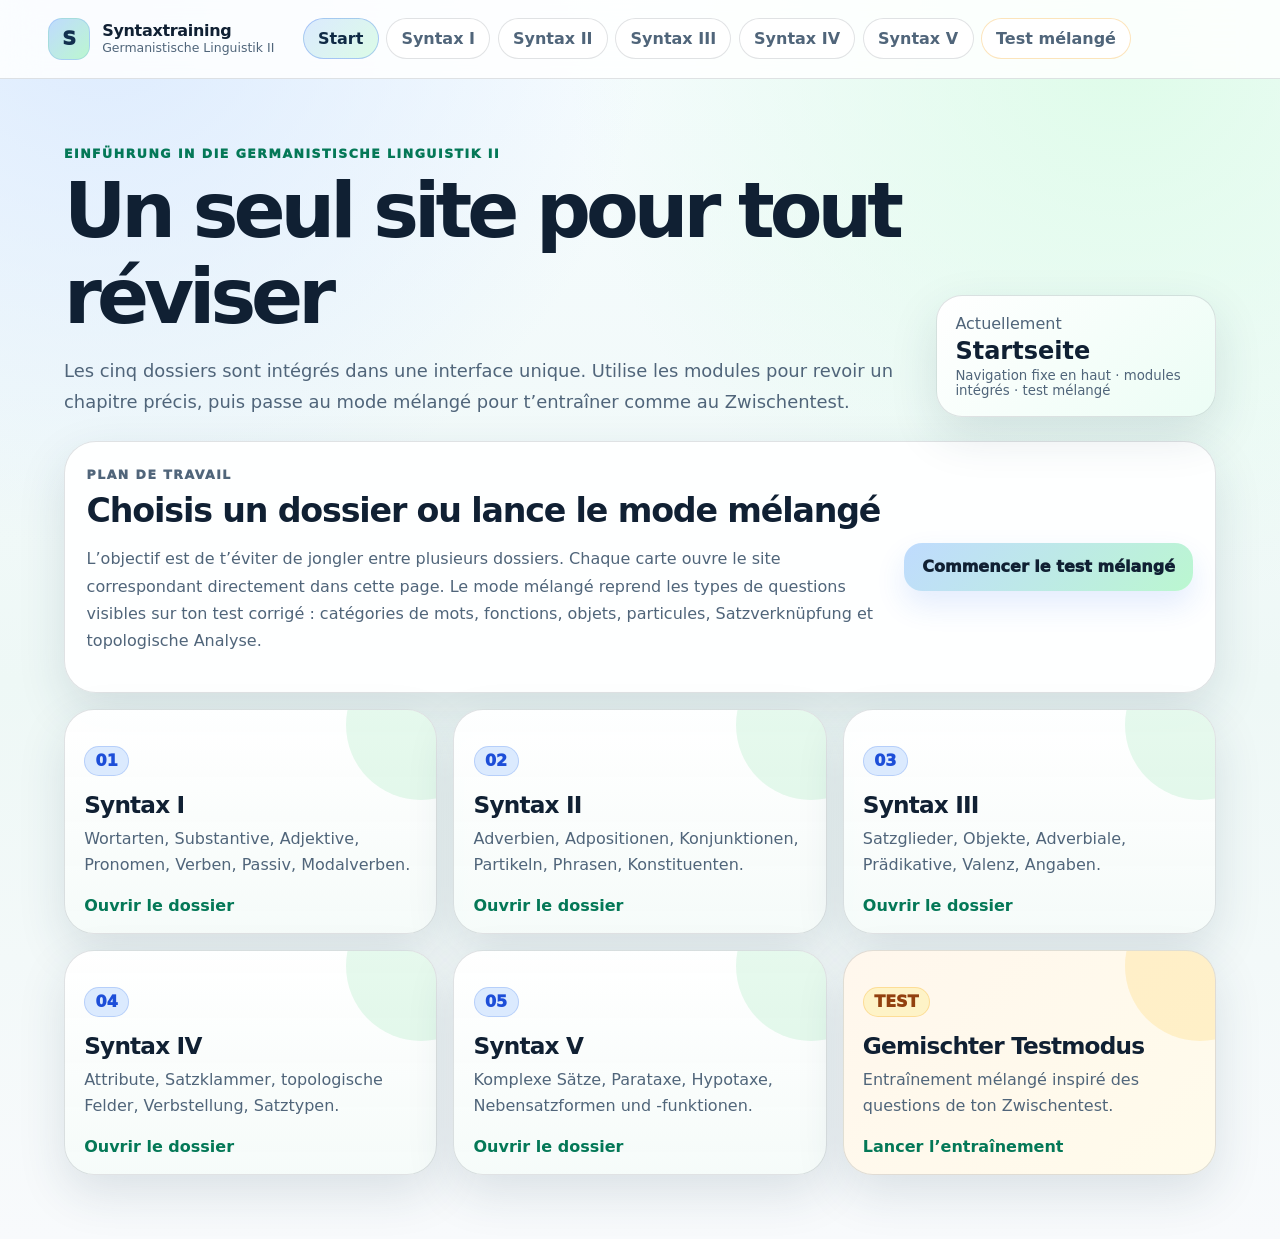
<file: index.html>
<!DOCTYPE html>
<html lang="de">
<head>
  <meta charset="UTF-8" />
  <meta name="viewport" content="width=device-width, initial-scale=1.0"/>
  <title>Syntaxtraining — Gesamtkurs</title>
  <link rel="stylesheet" href="style.css"/>
</head>
<body>
  <header class="site-header">
    <nav class="top-nav">
      <div class="brand" data-view="home">
        <span class="brand-mark">S</span>
        <div>
          <strong>Syntaxtraining</strong>
          <small>Germanistische Linguistik II</small>
        </div>
      </div>

      <div class="nav-scroll" aria-label="Navigation principale">
        <button class="nav-chip active" data-view="home">Start</button>
        <button class="nav-chip" data-view="modules/syntax_i/index.html">Syntax I</button>
        <button class="nav-chip" data-view="modules/syntax_ii/index.html">Syntax II</button>
        <button class="nav-chip" data-view="modules/syntax_iii/index.html">Syntax III</button>
        <button class="nav-chip" data-view="modules/syntax_iv/index.html">Syntax IV</button>
        <button class="nav-chip" data-view="modules/syntax_v/index.html">Syntax V</button>
        <button class="nav-chip exam" data-view="mixed.html">Test mélangé</button>
      </div>
    </nav>

    <section class="hero">
      <div>
        <p class="eyebrow">Einführung in die germanistische Linguistik II</p>
        <h1>Un seul site pour tout réviser</h1>
        <p class="subtitle">
          Les cinq dossiers sont intégrés dans une interface unique. Utilise les modules pour revoir
          un chapitre précis, puis passe au mode mélangé pour t’entraîner comme au Zwischentest.
        </p>
      </div>

      <div class="hero-card">
        <span>Actuellement</span>
        <strong id="current-mode">Startseite</strong>
        <small>Navigation fixe en haut · modules intégrés · test mélangé</small>
      </div>
    </section>
  </header>

  <main class="workspace">
    <section id="home" class="home visible">
      <article class="intro-card">
        <div>
          <p class="section-kicker">Plan de travail</p>
          <h2>Choisis un dossier ou lance le mode mélangé</h2>
          <p>
            L’objectif est de t’éviter de jongler entre plusieurs dossiers. Chaque carte ouvre le site
            correspondant directement dans cette page. Le mode mélangé reprend les types de questions
            visibles sur ton test corrigé : catégories de mots, fonctions, objets, particules,
            Satzverknüpfung et topologische Analyse.
          </p>
        </div>
        <button class="big-cta" data-view="mixed.html">Commencer le test mélangé</button>
      </article>

      <section class="module-grid">
        <button class="module-card" data-view="modules/syntax_i/index.html">
          <span class="number">01</span>
          <h3>Syntax I</h3>
          <p>Wortarten, Substantive, Adjektive, Pronomen, Verben, Passiv, Modalverben.</p>
          <em>Ouvrir le dossier</em>
        </button>

        <button class="module-card" data-view="modules/syntax_ii/index.html">
          <span class="number">02</span>
          <h3>Syntax II</h3>
          <p>Adverbien, Adpositionen, Konjunktionen, Partikeln, Phrasen, Konstituenten.</p>
          <em>Ouvrir le dossier</em>
        </button>

        <button class="module-card" data-view="modules/syntax_iii/index.html">
          <span class="number">03</span>
          <h3>Syntax III</h3>
          <p>Satzglieder, Objekte, Adverbiale, Prädikative, Valenz, Angaben.</p>
          <em>Ouvrir le dossier</em>
        </button>

        <button class="module-card" data-view="modules/syntax_iv/index.html">
          <span class="number">04</span>
          <h3>Syntax IV</h3>
          <p>Attribute, Satzklammer, topologische Felder, Verbstellung, Satztypen.</p>
          <em>Ouvrir le dossier</em>
        </button>

        <button class="module-card" data-view="modules/syntax_v/index.html">
          <span class="number">05</span>
          <h3>Syntax V</h3>
          <p>Komplexe Sätze, Parataxe, Hypotaxe, Nebensatzformen und -funktionen.</p>
          <em>Ouvrir le dossier</em>
        </button>

        <button class="module-card test-card" data-view="mixed.html">
          <span class="number">TEST</span>
          <h3>Gemischter Testmodus</h3>
          <p>Entraînement mélangé inspiré des questions de ton Zwischentest.</p>
          <em>Lancer l’entraînement</em>
        </button>
      </section>
    </section>

    <section class="viewer-shell" id="viewer-shell">
      <div class="viewer-toolbar">
        <div>
          <p class="section-kicker">Module ouvert</p>
          <h2 id="viewer-title">Syntaxtraining</h2>
        </div>
        <button class="toolbar-button" data-view="home">Retour au tableau de bord</button>
      </div>
      <iframe id="viewer" class="viewer" title="Syntaxtraining"></iframe>
    </section>
  </main>

  <script src="app.js"></script>
</body>
</html>
</file>
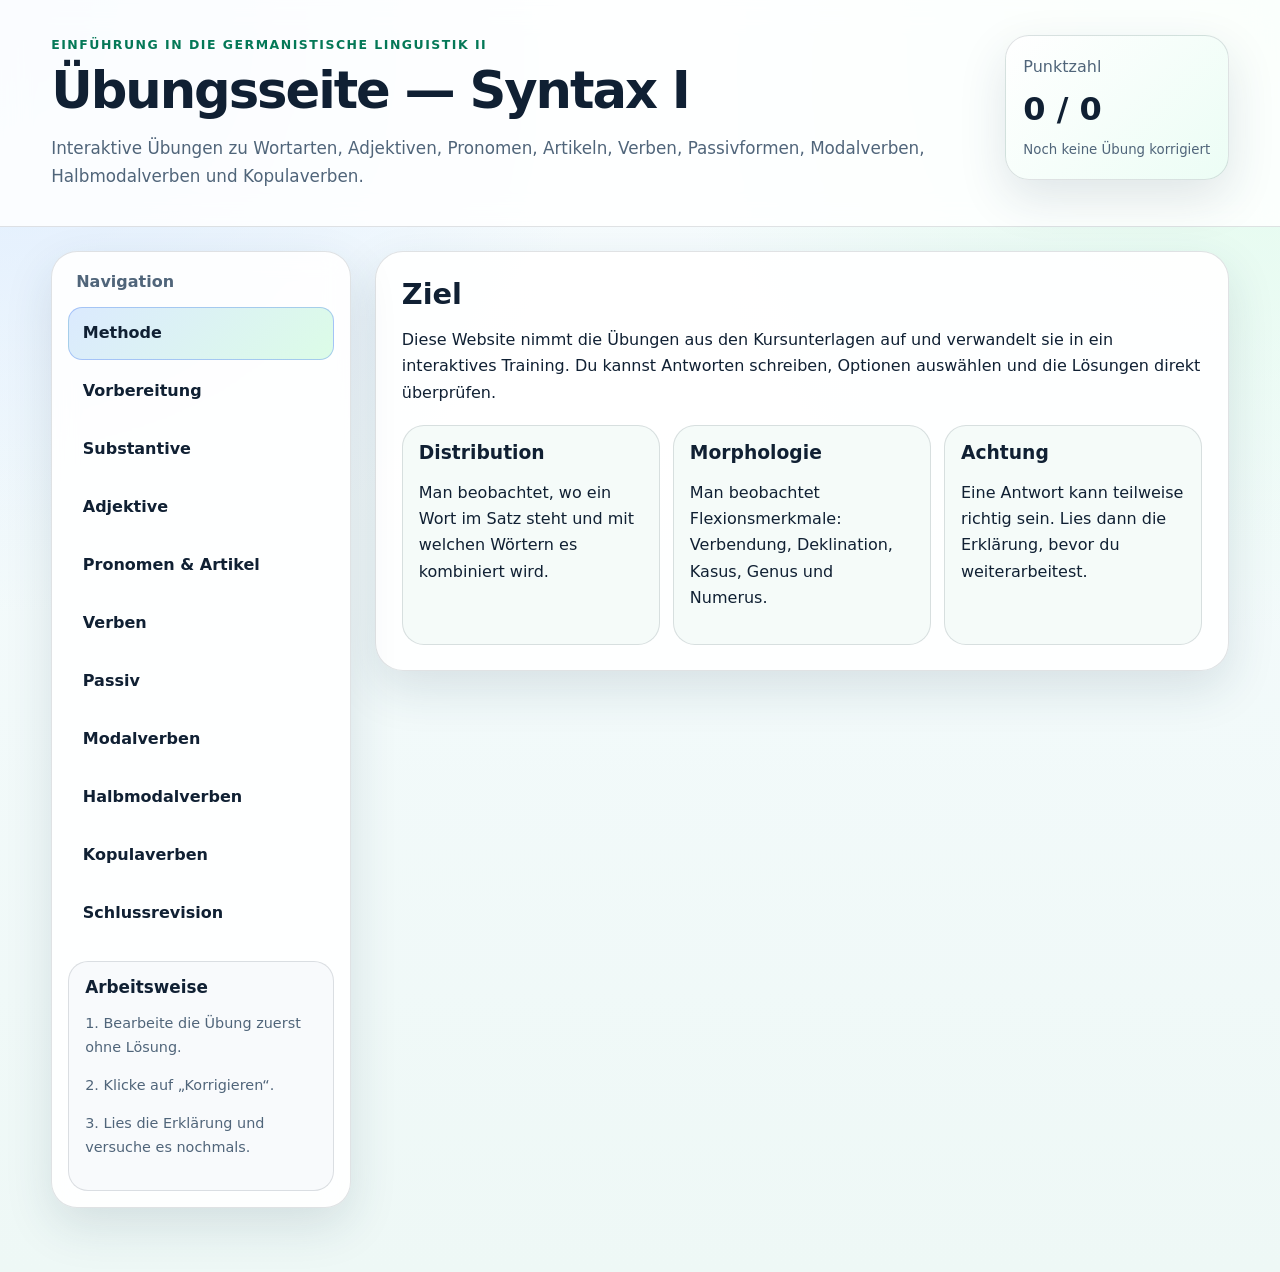
<file: modules/syntax_i/index.html>
<!DOCTYPE html>
<html lang="de">
<head>
  <meta charset="UTF-8" />
  <meta name="viewport" content="width=device-width, initial-scale=1.0" />
  <title>Deutschtraining — Linguistik II</title>
  <link rel="stylesheet" href="style.css" />
</head>
<body>
  <header class="hero">
    <div>
      <p class="eyebrow">Einführung in die germanistische Linguistik II</p>
      <h1>Übungsseite — Syntax I</h1>
      <p class="subtitle">
        Interaktive Übungen zu Wortarten, Adjektiven, Pronomen, Artikeln,
        Verben, Passivformen, Modalverben, Halbmodalverben und Kopulaverben.
      </p>
    </div>
    <div class="score-card">
      <span>Punktzahl</span>
      <strong id="global-score">0 / 0</strong>
      <small id="progress-text">Noch keine Übung korrigiert</small>
    </div>
  </header>

  <main class="layout">
    <aside class="sidebar">
      <h2>Navigation</h2>
      <button class="nav-btn active" data-section="intro">Methode</button>
      <button class="nav-btn" data-section="prep">Vorbereitung</button>
      <button class="nav-btn" data-section="substantive">Substantive</button>
      <button class="nav-btn" data-section="adjectifs">Adjektive</button>
      <button class="nav-btn" data-section="pronoms">Pronomen & Artikel</button>
      <button class="nav-btn" data-section="verbes">Verben</button>
      <button class="nav-btn" data-section="passif">Passiv</button>
      <button class="nav-btn" data-section="modalverben">Modalverben</button>
      <button class="nav-btn" data-section="halbmodal">Halbmodalverben</button>
      <button class="nav-btn" data-section="kopula">Kopulaverben</button>
      <button class="nav-btn" data-section="revision">Schlussrevision</button>

      <div class="tips">
        <h3>Arbeitsweise</h3>
        <p>1. Bearbeite die Übung zuerst ohne Lösung.</p>
        <p>2. Klicke auf „Korrigieren“.</p>
        <p>3. Lies die Erklärung und versuche es nochmals.</p>
      </div>
    </aside>

    <section class="content">
      <section id="intro" class="page-section visible">
        <article class="panel">
          <h2>Ziel</h2>
          <p>
            Diese Website nimmt die Übungen aus den Kursunterlagen auf und verwandelt sie
            in ein interaktives Training. Du kannst Antworten schreiben, Optionen auswählen
            und die Lösungen direkt überprüfen.
          </p>
          <div class="method-grid">
            <div>
              <h3>Distribution</h3>
              <p>Man beobachtet, wo ein Wort im Satz steht und mit welchen Wörtern es kombiniert wird.</p>
            </div>
            <div>
              <h3>Morphologie</h3>
              <p>Man beobachtet Flexionsmerkmale: Verbendung, Deklination, Kasus, Genus und Numerus.</p>
            </div>
            <div>
              <h3>Achtung</h3>
              <p>Eine Antwort kann teilweise richtig sein. Lies dann die Erklärung, bevor du weiterarbeitest.</p>
            </div>
          </div>
        </article>
      </section>

      <section id="prep" class="page-section"></section>
      <section id="substantive" class="page-section"></section>
      <section id="adjectifs" class="page-section"></section>
      <section id="pronoms" class="page-section"></section>
      <section id="verbes" class="page-section"></section>
      <section id="passif" class="page-section"></section>
      <section id="modalverben" class="page-section"></section>
      <section id="halbmodal" class="page-section"></section>
      <section id="kopula" class="page-section"></section>
      <section id="revision" class="page-section"></section>
    </section>
  </main>

  <template id="exercise-template">
    <article class="exercise-card">
      <div class="exercise-head">
        <div>
          <p class="tag"></p>
          <h3></h3>
        </div>
        <span class="type-pill"></span>
      </div>
      <p class="question"></p>
      <div class="exercise-body"></div>
      <div class="actions">
        <button class="primary check-btn">Korrigieren</button>
        <button class="secondary reset-btn">Neu beginnen</button>
        <button class="ghost solution-btn">Lösung anzeigen</button>
      </div>
      <div class="feedback"></div>
    </article>
  </template>

  <script src="script.js"></script>
</body>
</html>
</file>
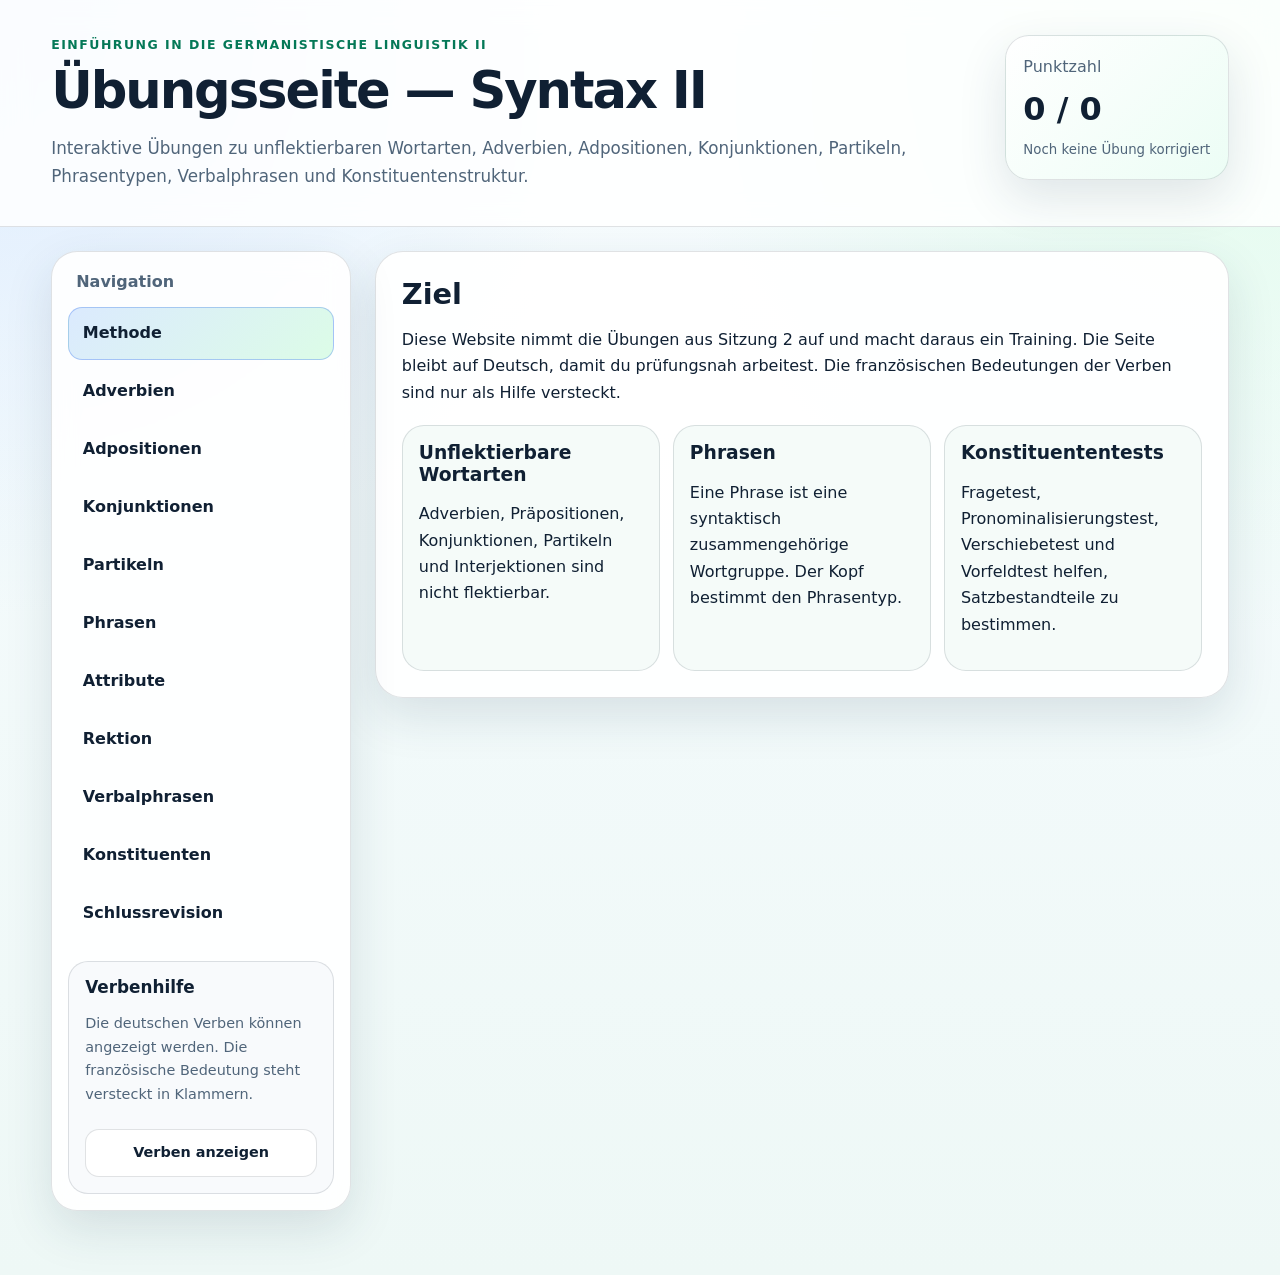
<file: modules/syntax_ii/index.html>
<!DOCTYPE html>
<html lang="de">
<head>
  <meta charset="UTF-8" />
  <meta name="viewport" content="width=device-width, initial-scale=1.0" />
  <title>Deutschtraining — Syntax II</title>
  <link rel="stylesheet" href="style.css" />
</head>
<body>
  <header class="hero">
    <div>
      <p class="eyebrow">Einführung in die germanistische Linguistik II</p>
      <h1>Übungsseite — Syntax II</h1>
      <p class="subtitle">
        Interaktive Übungen zu unflektierbaren Wortarten, Adverbien, Adpositionen,
        Konjunktionen, Partikeln, Phrasentypen, Verbalphrasen und Konstituentenstruktur.
      </p>
    </div>
    <div class="score-card">
      <span>Punktzahl</span>
      <strong id="global-score">0 / 0</strong>
      <small id="progress-text">Noch keine Übung korrigiert</small>
    </div>
  </header>

  <main class="layout">
    <aside class="sidebar">
      <h2>Navigation</h2>
      <button class="nav-btn active" data-section="intro">Methode</button>
      <button class="nav-btn" data-section="adverbien">Adverbien</button>
      <button class="nav-btn" data-section="adpositionen">Adpositionen</button>
      <button class="nav-btn" data-section="konjunktionen">Konjunktionen</button>
      <button class="nav-btn" data-section="partikeln">Partikeln</button>
      <button class="nav-btn" data-section="phrasen">Phrasen</button>
      <button class="nav-btn" data-section="attribute">Attribute</button>
      <button class="nav-btn" data-section="rektion">Rektion</button>
      <button class="nav-btn" data-section="vp">Verbalphrasen</button>
      <button class="nav-btn" data-section="konstituenten">Konstituenten</button>
      <button class="nav-btn" data-section="revision">Schlussrevision</button>

      <div class="tips">
        <h3>Verbenhilfe</h3>
        <p>Die deutschen Verben können angezeigt werden. Die französische Bedeutung steht versteckt in Klammern.</p>
        <button class="secondary full" id="toggle-verbs">Verben anzeigen</button>
      </div>
    </aside>

    <section class="content">
      <section id="intro" class="page-section visible">
        <article class="panel">
          <h2>Ziel</h2>
          <p>
            Diese Website nimmt die Übungen aus Sitzung 2 auf und macht daraus ein Training.
            Die Seite bleibt auf Deutsch, damit du prüfungsnah arbeitest. Die französischen
            Bedeutungen der Verben sind nur als Hilfe versteckt.
          </p>
          <div class="method-grid">
            <div>
              <h3>Unflektierbare Wortarten</h3>
              <p>Adverbien, Präpositionen, Konjunktionen, Partikeln und Interjektionen sind nicht flektierbar.</p>
            </div>
            <div>
              <h3>Phrasen</h3>
              <p>Eine Phrase ist eine syntaktisch zusammengehörige Wortgruppe. Der Kopf bestimmt den Phrasentyp.</p>
            </div>
            <div>
              <h3>Konstituententests</h3>
              <p>Fragetest, Pronominalisierungstest, Verschiebetest und Vorfeldtest helfen, Satzbestandteile zu bestimmen.</p>
            </div>
          </div>
        </article>

        <article class="panel verb-panel hidden" id="verb-panel">
          <h2>Verbenhilfe <span class="small-fr">(traductions françaises cachées)</span></h2>
          <div id="verb-list" class="verb-list"></div>
        </article>
      </section>

      <section id="adverbien" class="page-section"></section>
      <section id="adpositionen" class="page-section"></section>
      <section id="konjunktionen" class="page-section"></section>
      <section id="partikeln" class="page-section"></section>
      <section id="phrasen" class="page-section"></section>
      <section id="attribute" class="page-section"></section>
      <section id="rektion" class="page-section"></section>
      <section id="vp" class="page-section"></section>
      <section id="konstituenten" class="page-section"></section>
      <section id="revision" class="page-section"></section>
    </section>
  </main>

  <template id="exercise-template">
    <article class="exercise-card">
      <div class="exercise-head">
        <div>
          <p class="tag"></p>
          <h3></h3>
        </div>
        <span class="type-pill"></span>
      </div>
      <p class="question"></p>
      <div class="exercise-body"></div>
      <div class="actions">
        <button class="primary check-btn">Korrigieren</button>
        <button class="secondary reset-btn">Neu beginnen</button>
        <button class="ghost solution-btn">Lösung anzeigen</button>
      </div>
      <div class="feedback"></div>
    </article>
  </template>

  <script src="script.js"></script>
</body>
</html>
</file>
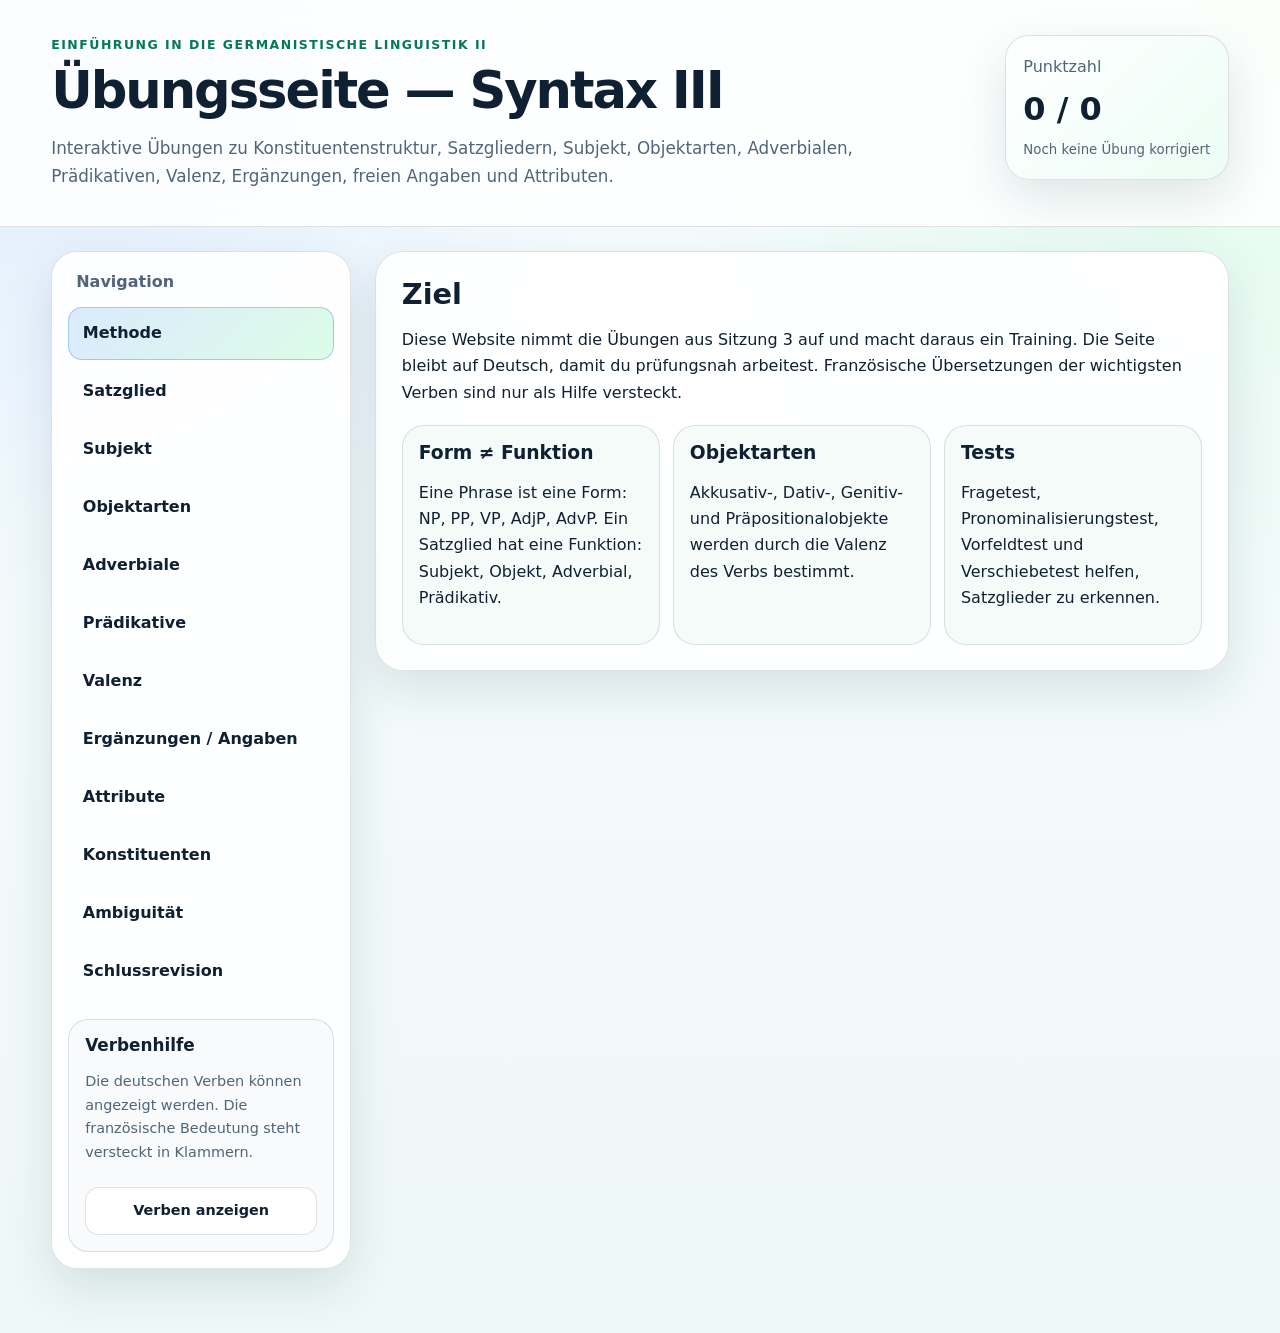
<file: modules/syntax_iii/index.html>
<!DOCTYPE html>
<html lang="de">
<head>
  <meta charset="UTF-8" />
  <meta name="viewport" content="width=device-width, initial-scale=1.0" />
  <title>Deutschtraining — Syntax III</title>
  <link rel="stylesheet" href="style.css" />
</head>
<body>
  <header class="hero">
    <div>
      <p class="eyebrow">Einführung in die germanistische Linguistik II</p>
      <h1>Übungsseite — Syntax III</h1>
      <p class="subtitle">
        Interaktive Übungen zu Konstituentenstruktur, Satzgliedern, Subjekt, Objektarten,
        Adverbialen, Prädikativen, Valenz, Ergänzungen, freien Angaben und Attributen.
      </p>
    </div>
    <div class="score-card">
      <span>Punktzahl</span>
      <strong id="global-score">0 / 0</strong>
      <small id="progress-text">Noch keine Übung korrigiert</small>
    </div>
  </header>

  <main class="layout">
    <aside class="sidebar">
      <h2>Navigation</h2>
      <button class="nav-btn active" data-section="intro">Methode</button>
      <button class="nav-btn" data-section="satzglied">Satzglied</button>
      <button class="nav-btn" data-section="subjekt">Subjekt</button>
      <button class="nav-btn" data-section="objekt">Objektarten</button>
      <button class="nav-btn" data-section="adverbial">Adverbiale</button>
      <button class="nav-btn" data-section="praedikativ">Prädikative</button>
      <button class="nav-btn" data-section="valenz">Valenz</button>
      <button class="nav-btn" data-section="angaben">Ergänzungen / Angaben</button>
      <button class="nav-btn" data-section="attribute">Attribute</button>
      <button class="nav-btn" data-section="konstituenten">Konstituenten</button>
      <button class="nav-btn" data-section="ambiguitaet">Ambiguität</button>
      <button class="nav-btn" data-section="revision">Schlussrevision</button>

      <div class="tips">
        <h3>Verbenhilfe</h3>
        <p>Die deutschen Verben können angezeigt werden. Die französische Bedeutung steht versteckt in Klammern.</p>
        <button class="secondary full" id="toggle-verbs">Verben anzeigen</button>
      </div>
    </aside>

    <section class="content">
      <section id="intro" class="page-section visible">
        <article class="panel">
          <h2>Ziel</h2>
          <p>
            Diese Website nimmt die Übungen aus Sitzung 3 auf und macht daraus ein Training.
            Die Seite bleibt auf Deutsch, damit du prüfungsnah arbeitest. Französische
            Übersetzungen der wichtigsten Verben sind nur als Hilfe versteckt.
          </p>
          <div class="method-grid">
            <div>
              <h3>Form ≠ Funktion</h3>
              <p>Eine Phrase ist eine Form: NP, PP, VP, AdjP, AdvP. Ein Satzglied hat eine Funktion: Subjekt, Objekt, Adverbial, Prädikativ.</p>
            </div>
            <div>
              <h3>Objektarten</h3>
              <p>Akkusativ-, Dativ-, Genitiv- und Präpositionalobjekte werden durch die Valenz des Verbs bestimmt.</p>
            </div>
            <div>
              <h3>Tests</h3>
              <p>Fragetest, Pronominalisierungstest, Vorfeldtest und Verschiebetest helfen, Satzglieder zu erkennen.</p>
            </div>
          </div>
        </article>

        <article class="panel verb-panel hidden" id="verb-panel">
          <h2>Verbenhilfe <span class="small-fr">(traductions françaises cachées)</span></h2>
          <div id="verb-list" class="verb-list"></div>
        </article>
      </section>

      <section id="satzglied" class="page-section"></section>
      <section id="subjekt" class="page-section"></section>
      <section id="objekt" class="page-section"></section>
      <section id="adverbial" class="page-section"></section>
      <section id="praedikativ" class="page-section"></section>
      <section id="valenz" class="page-section"></section>
      <section id="angaben" class="page-section"></section>
      <section id="attribute" class="page-section"></section>
      <section id="konstituenten" class="page-section"></section>
      <section id="ambiguitaet" class="page-section"></section>
      <section id="revision" class="page-section"></section>
    </section>
  </main>

  <template id="exercise-template">
    <article class="exercise-card">
      <div class="exercise-head">
        <div>
          <p class="tag"></p>
          <h3></h3>
        </div>
        <span class="type-pill"></span>
      </div>
      <p class="question"></p>
      <div class="exercise-body"></div>
      <div class="actions">
        <button class="primary check-btn">Korrigieren</button>
        <button class="secondary reset-btn">Neu beginnen</button>
        <button class="ghost solution-btn">Lösung anzeigen</button>
      </div>
      <div class="feedback"></div>
    </article>
  </template>

  <script src="script.js"></script>
</body>
</html>
</file>
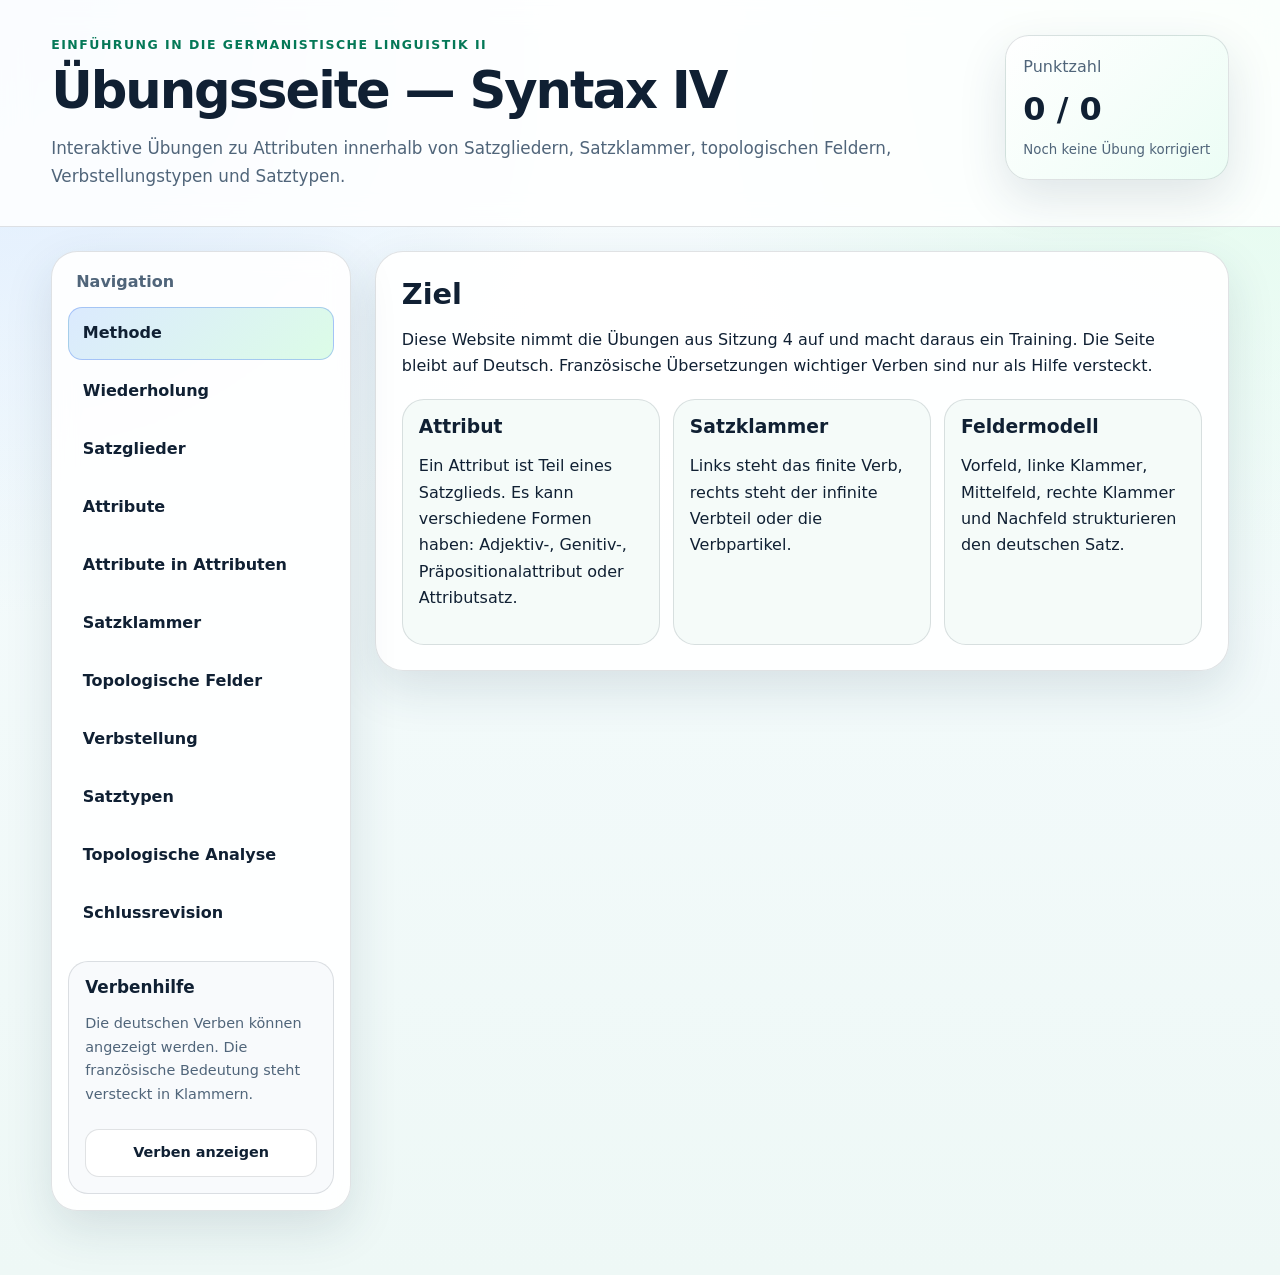
<file: modules/syntax_iv/index.html>
<!DOCTYPE html>
<html lang="de">
<head>
  <meta charset="UTF-8" />
  <meta name="viewport" content="width=device-width, initial-scale=1.0" />
  <title>Deutschtraining — Syntax IV</title>
  <link rel="stylesheet" href="style.css" />
</head>
<body>
  <header class="hero">
    <div>
      <p class="eyebrow">Einführung in die germanistische Linguistik II</p>
      <h1>Übungsseite — Syntax IV</h1>
      <p class="subtitle">
        Interaktive Übungen zu Attributen innerhalb von Satzgliedern, Satzklammer,
        topologischen Feldern, Verbstellungstypen und Satztypen.
      </p>
    </div>
    <div class="score-card">
      <span>Punktzahl</span>
      <strong id="global-score">0 / 0</strong>
      <small id="progress-text">Noch keine Übung korrigiert</small>
    </div>
  </header>

  <main class="layout">
    <aside class="sidebar">
      <h2>Navigation</h2>
      <button class="nav-btn active" data-section="intro">Methode</button>
      <button class="nav-btn" data-section="wiederholung">Wiederholung</button>
      <button class="nav-btn" data-section="satzglieder">Satzglieder</button>
      <button class="nav-btn" data-section="attribute">Attribute</button>
      <button class="nav-btn" data-section="verschachtelung">Attribute in Attributen</button>
      <button class="nav-btn" data-section="satzklammer">Satzklammer</button>
      <button class="nav-btn" data-section="felder">Topologische Felder</button>
      <button class="nav-btn" data-section="verbstellung">Verbstellung</button>
      <button class="nav-btn" data-section="satztypen">Satztypen</button>
      <button class="nav-btn" data-section="analyse">Topologische Analyse</button>
      <button class="nav-btn" data-section="revision">Schlussrevision</button>

      <div class="tips">
        <h3>Verbenhilfe</h3>
        <p>Die deutschen Verben können angezeigt werden. Die französische Bedeutung steht versteckt in Klammern.</p>
        <button class="secondary full" id="toggle-verbs">Verben anzeigen</button>
      </div>
    </aside>

    <section class="content">
      <section id="intro" class="page-section visible">
        <article class="panel">
          <h2>Ziel</h2>
          <p>
            Diese Website nimmt die Übungen aus Sitzung 4 auf und macht daraus ein Training.
            Die Seite bleibt auf Deutsch. Französische Übersetzungen wichtiger Verben sind
            nur als Hilfe versteckt.
          </p>
          <div class="method-grid">
            <div>
              <h3>Attribut</h3>
              <p>Ein Attribut ist Teil eines Satzglieds. Es kann verschiedene Formen haben: Adjektiv-, Genitiv-, Präpositionalattribut oder Attributsatz.</p>
            </div>
            <div>
              <h3>Satzklammer</h3>
              <p>Links steht das finite Verb, rechts steht der infinite Verbteil oder die Verbpartikel.</p>
            </div>
            <div>
              <h3>Feldermodell</h3>
              <p>Vorfeld, linke Klammer, Mittelfeld, rechte Klammer und Nachfeld strukturieren den deutschen Satz.</p>
            </div>
          </div>
        </article>

        <article class="panel verb-panel hidden" id="verb-panel">
          <h2>Verbenhilfe <span class="small-fr">(traductions françaises cachées)</span></h2>
          <div id="verb-list" class="verb-list"></div>
        </article>
      </section>

      <section id="wiederholung" class="page-section"></section>
      <section id="satzglieder" class="page-section"></section>
      <section id="attribute" class="page-section"></section>
      <section id="verschachtelung" class="page-section"></section>
      <section id="satzklammer" class="page-section"></section>
      <section id="felder" class="page-section"></section>
      <section id="verbstellung" class="page-section"></section>
      <section id="satztypen" class="page-section"></section>
      <section id="analyse" class="page-section"></section>
      <section id="revision" class="page-section"></section>
    </section>
  </main>

  <template id="exercise-template">
    <article class="exercise-card">
      <div class="exercise-head">
        <div>
          <p class="tag"></p>
          <h3></h3>
        </div>
        <span class="type-pill"></span>
      </div>
      <p class="question"></p>
      <div class="exercise-body"></div>
      <div class="actions">
        <button class="primary check-btn">Korrigieren</button>
        <button class="secondary reset-btn">Neu beginnen</button>
        <button class="ghost solution-btn">Lösung anzeigen</button>
      </div>
      <div class="feedback"></div>
    </article>
  </template>

  <script src="script.js"></script>
</body>
</html>
</file>
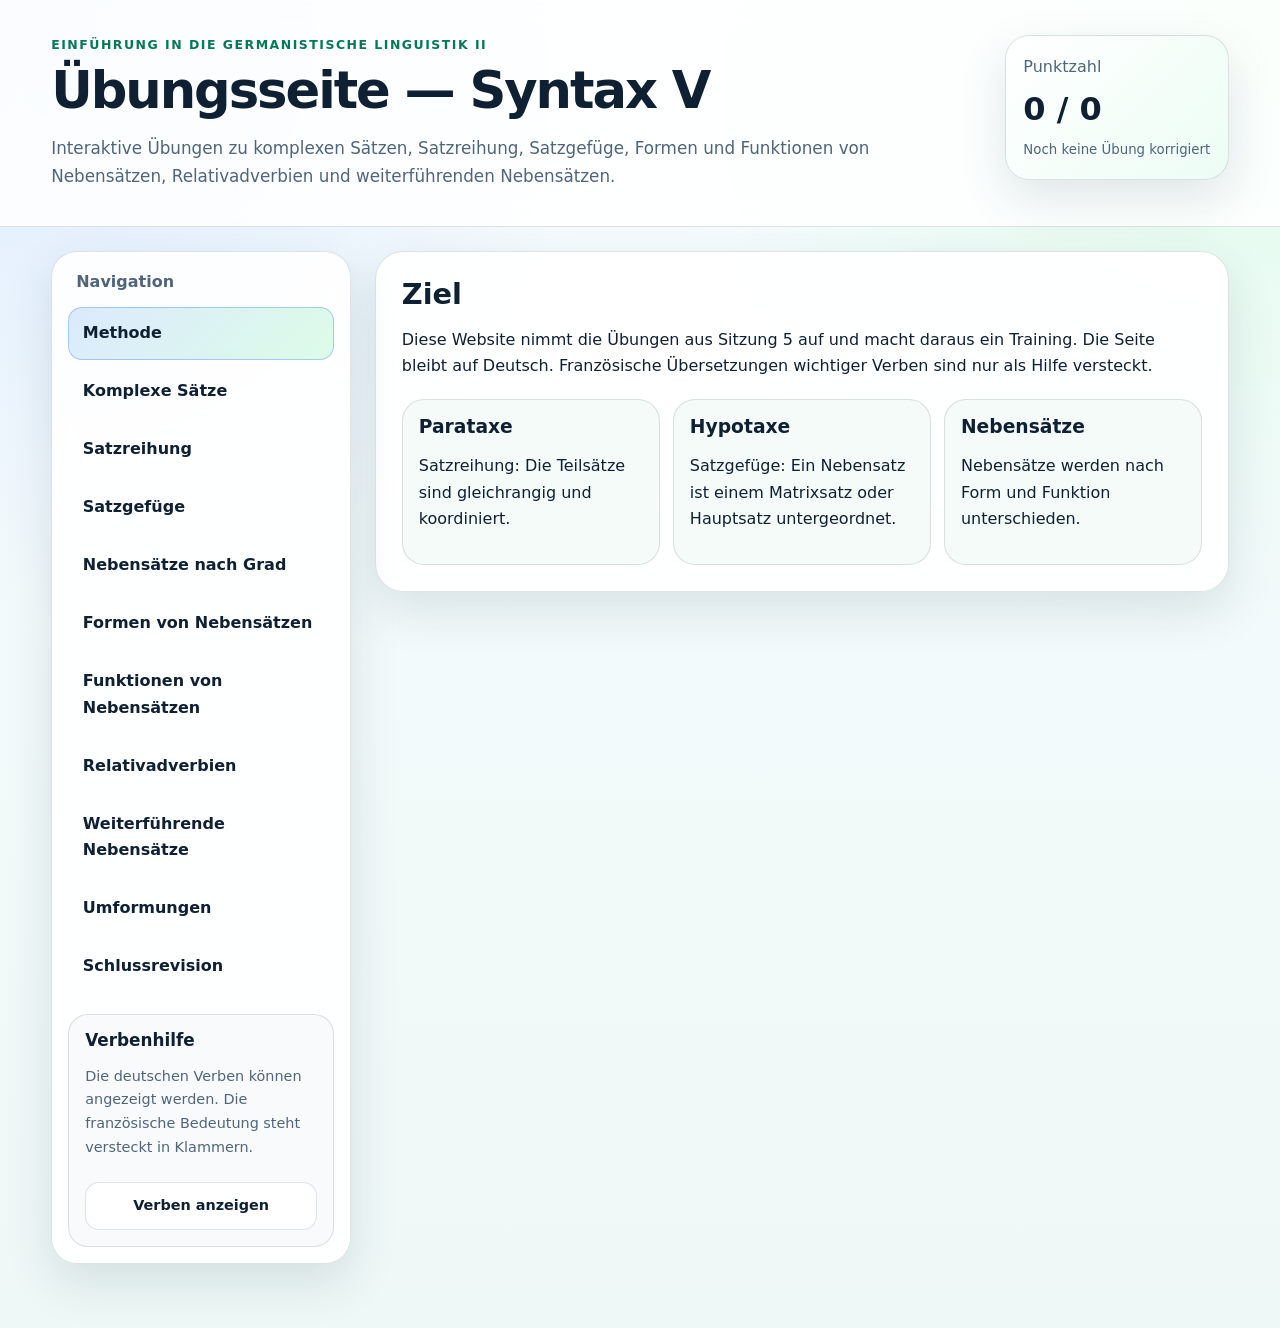
<file: modules/syntax_v/index.html>
<!DOCTYPE html>
<html lang="de">
<head>
  <meta charset="UTF-8" />
  <meta name="viewport" content="width=device-width, initial-scale=1.0" />
  <title>Deutschtraining — Syntax V</title>
  <link rel="stylesheet" href="style.css" />
</head>
<body>
  <header class="hero">
    <div>
      <p class="eyebrow">Einführung in die germanistische Linguistik II</p>
      <h1>Übungsseite — Syntax V</h1>
      <p class="subtitle">
        Interaktive Übungen zu komplexen Sätzen, Satzreihung, Satzgefüge,
        Formen und Funktionen von Nebensätzen, Relativadverbien und weiterführenden Nebensätzen.
      </p>
    </div>
    <div class="score-card">
      <span>Punktzahl</span>
      <strong id="global-score">0 / 0</strong>
      <small id="progress-text">Noch keine Übung korrigiert</small>
    </div>
  </header>

  <main class="layout">
    <aside class="sidebar">
      <h2>Navigation</h2>
      <button class="nav-btn active" data-section="intro">Methode</button>
      <button class="nav-btn" data-section="komplex">Komplexe Sätze</button>
      <button class="nav-btn" data-section="parataxe">Satzreihung</button>
      <button class="nav-btn" data-section="hypotaxe">Satzgefüge</button>
      <button class="nav-btn" data-section="grade">Nebensätze nach Grad</button>
      <button class="nav-btn" data-section="formen">Formen von Nebensätzen</button>
      <button class="nav-btn" data-section="funktionen">Funktionen von Nebensätzen</button>
      <button class="nav-btn" data-section="relativ">Relativadverbien</button>
      <button class="nav-btn" data-section="weiter">Weiterführende Nebensätze</button>
      <button class="nav-btn" data-section="umformung">Umformungen</button>
      <button class="nav-btn" data-section="revision">Schlussrevision</button>

      <div class="tips">
        <h3>Verbenhilfe</h3>
        <p>Die deutschen Verben können angezeigt werden. Die französische Bedeutung steht versteckt in Klammern.</p>
        <button class="secondary full" id="toggle-verbs">Verben anzeigen</button>
      </div>
    </aside>

    <section class="content">
      <section id="intro" class="page-section visible">
        <article class="panel">
          <h2>Ziel</h2>
          <p>
            Diese Website nimmt die Übungen aus Sitzung 5 auf und macht daraus ein Training.
            Die Seite bleibt auf Deutsch. Französische Übersetzungen wichtiger Verben sind
            nur als Hilfe versteckt.
          </p>
          <div class="method-grid">
            <div>
              <h3>Parataxe</h3>
              <p>Satzreihung: Die Teilsätze sind gleichrangig und koordiniert.</p>
            </div>
            <div>
              <h3>Hypotaxe</h3>
              <p>Satzgefüge: Ein Nebensatz ist einem Matrixsatz oder Hauptsatz untergeordnet.</p>
            </div>
            <div>
              <h3>Nebensätze</h3>
              <p>Nebensätze werden nach Form und Funktion unterschieden.</p>
            </div>
          </div>
        </article>

        <article class="panel verb-panel hidden" id="verb-panel">
          <h2>Verbenhilfe <span class="small-fr">(traductions françaises cachées)</span></h2>
          <div id="verb-list" class="verb-list"></div>
        </article>
      </section>

      <section id="komplex" class="page-section"></section>
      <section id="parataxe" class="page-section"></section>
      <section id="hypotaxe" class="page-section"></section>
      <section id="grade" class="page-section"></section>
      <section id="formen" class="page-section"></section>
      <section id="funktionen" class="page-section"></section>
      <section id="relativ" class="page-section"></section>
      <section id="weiter" class="page-section"></section>
      <section id="umformung" class="page-section"></section>
      <section id="revision" class="page-section"></section>
    </section>
  </main>

  <template id="exercise-template">
    <article class="exercise-card">
      <div class="exercise-head">
        <div>
          <p class="tag"></p>
          <h3></h3>
        </div>
        <span class="type-pill"></span>
      </div>
      <p class="question"></p>
      <div class="exercise-body"></div>
      <div class="actions">
        <button class="primary check-btn">Korrigieren</button>
        <button class="secondary reset-btn">Neu beginnen</button>
        <button class="ghost solution-btn">Lösung anzeigen</button>
      </div>
      <div class="feedback"></div>
    </article>
  </template>

  <script src="script.js"></script>
</body>
</html>
</file>
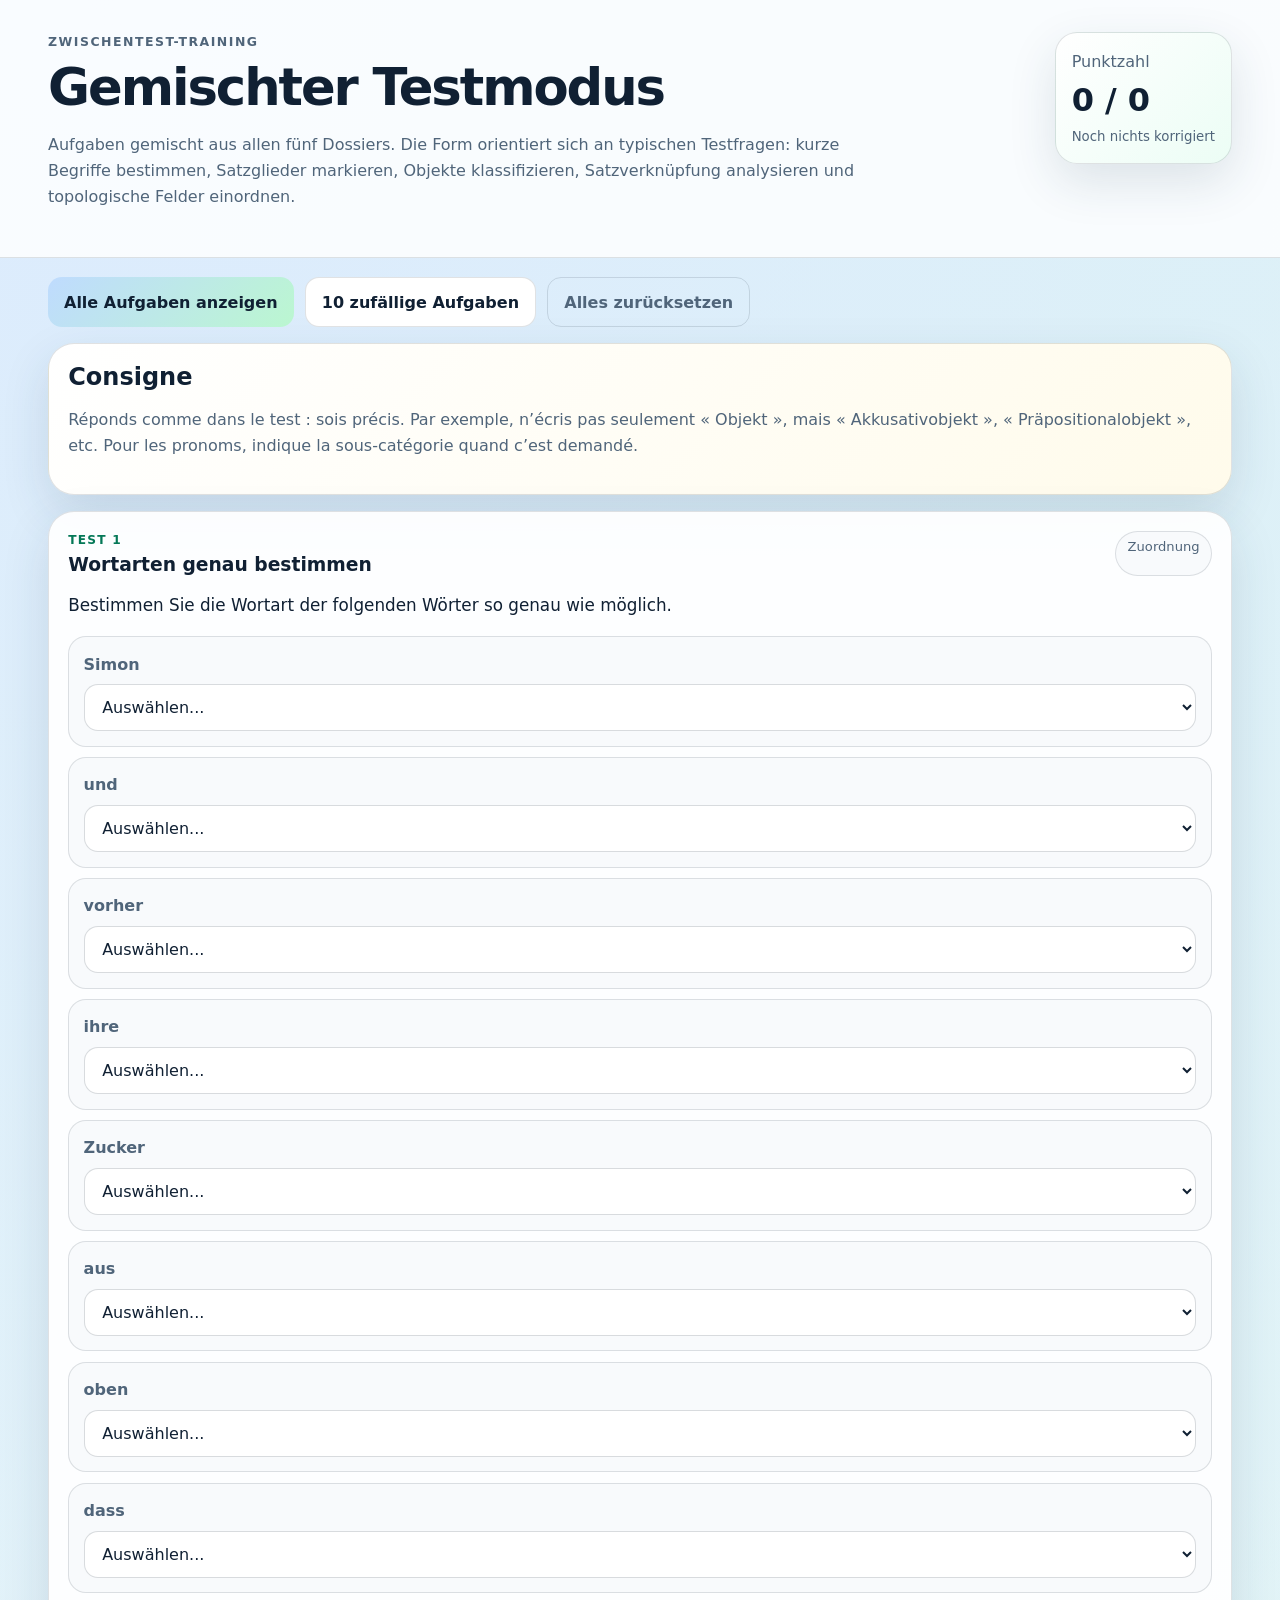
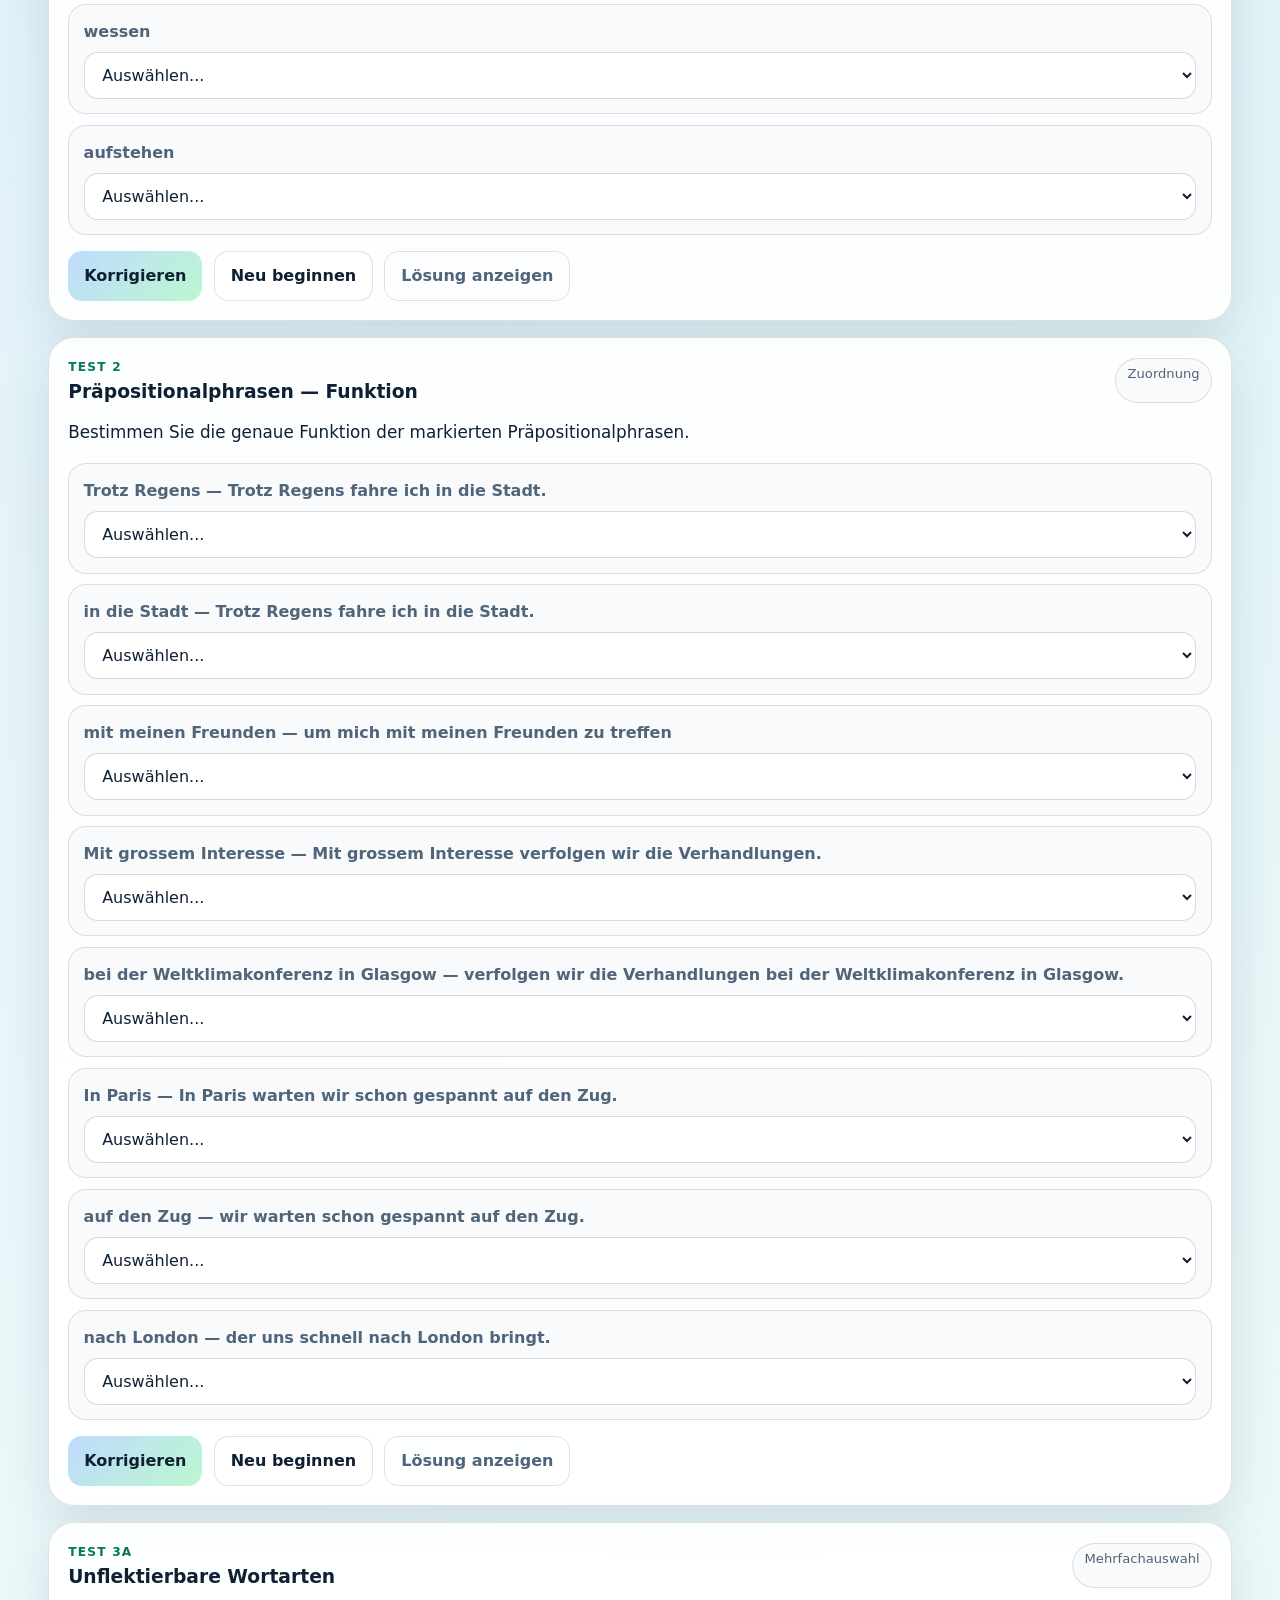
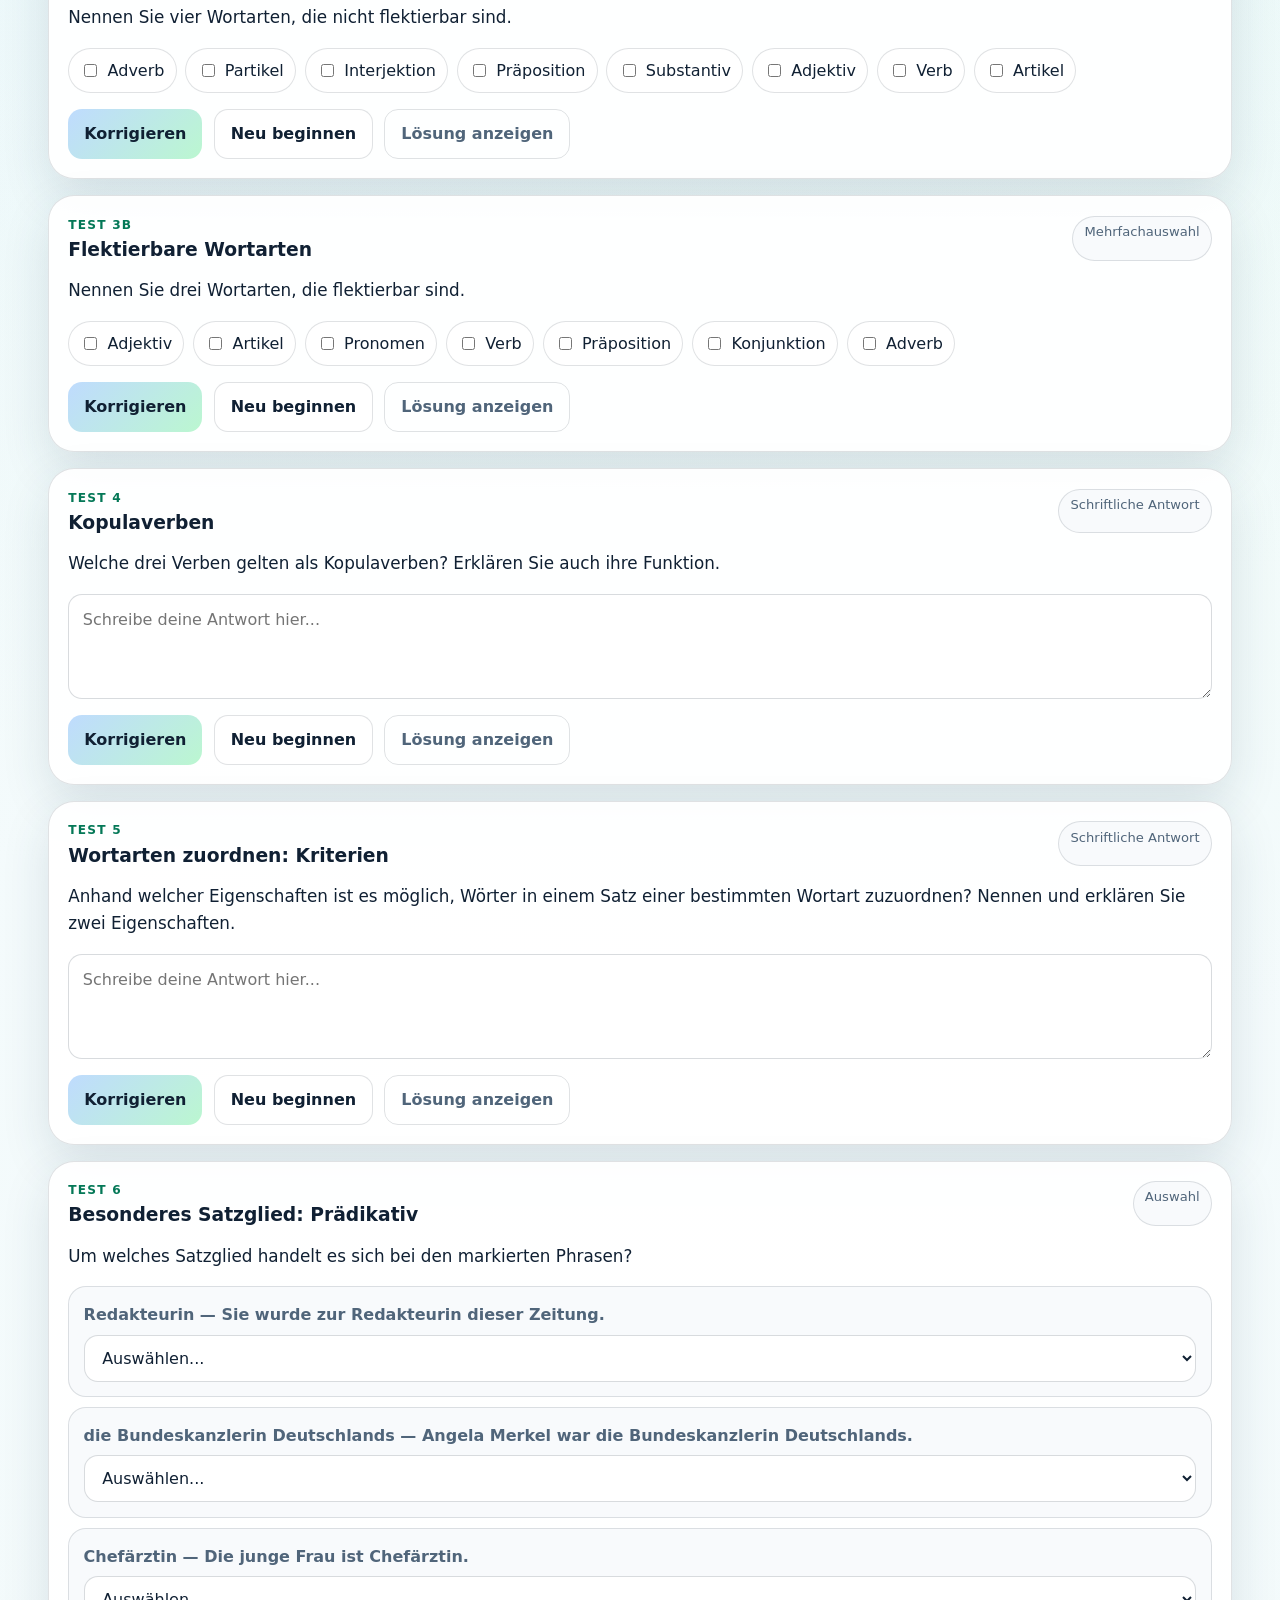
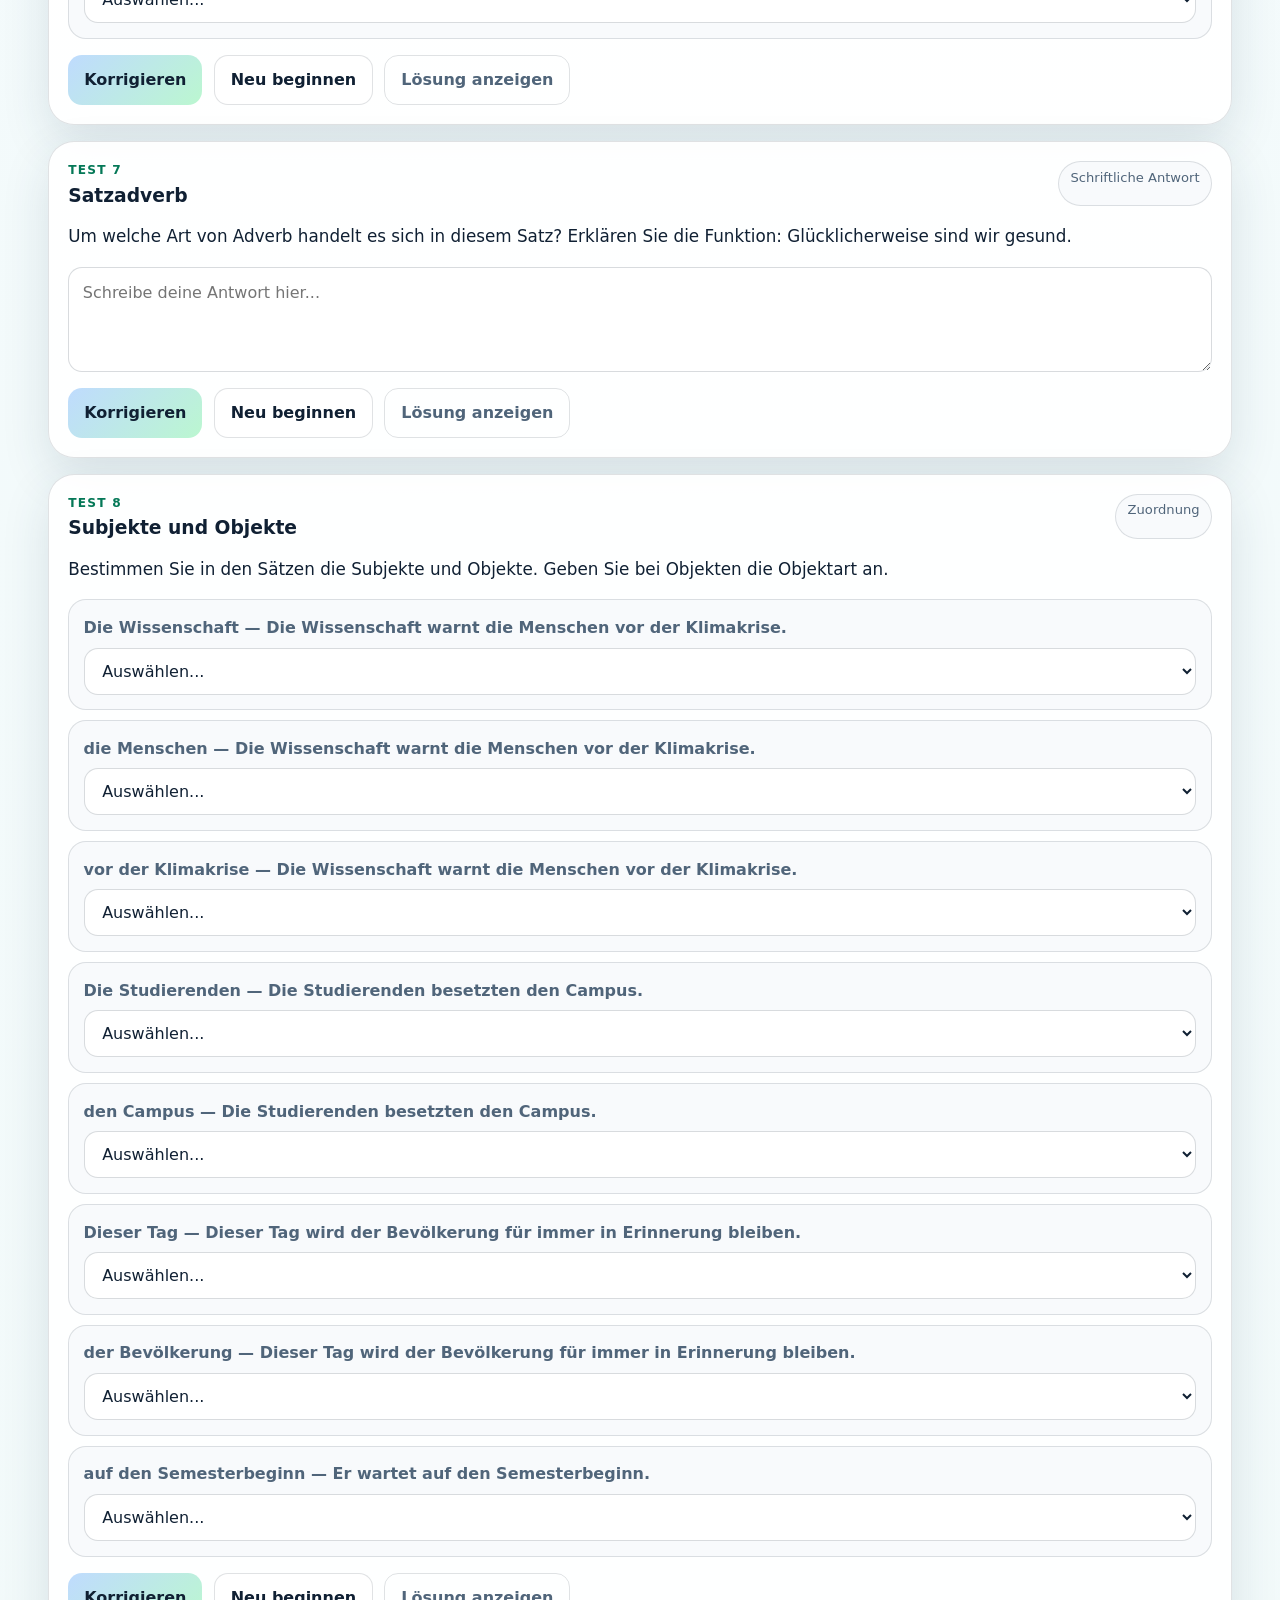
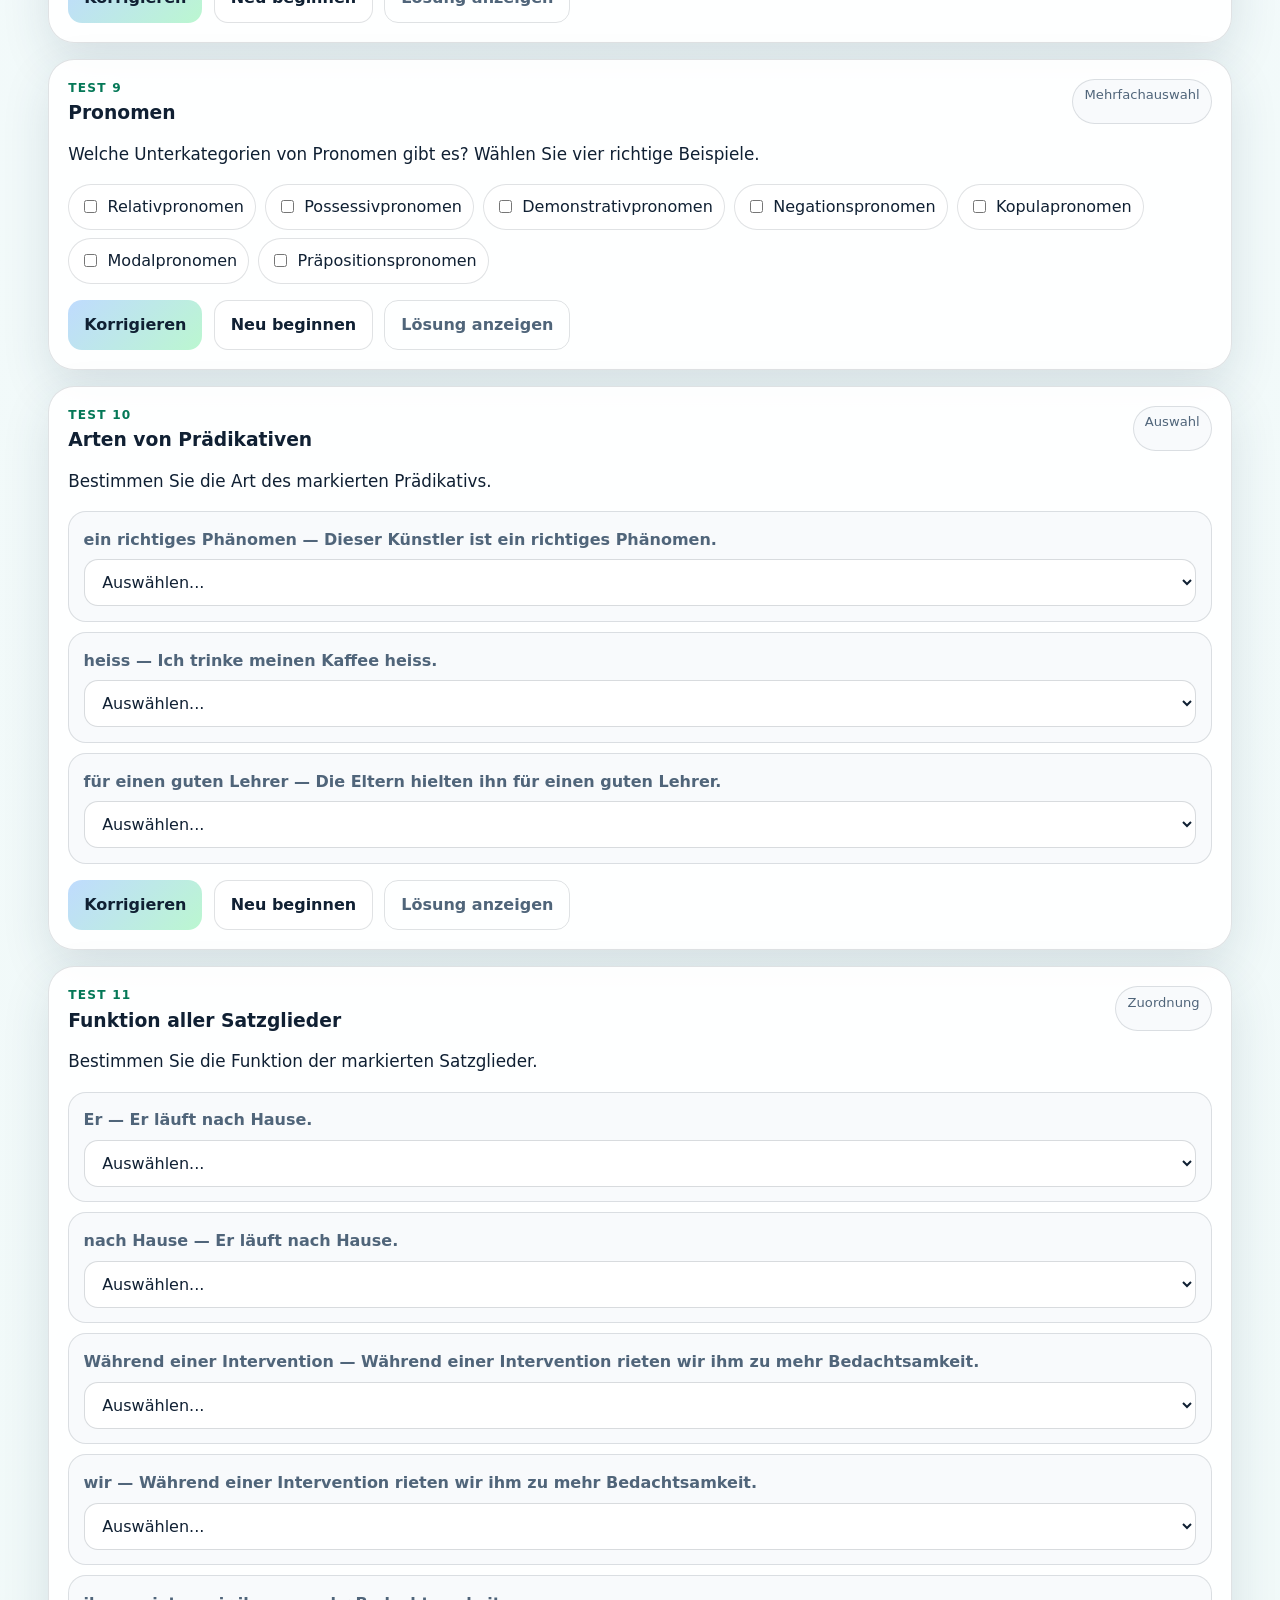
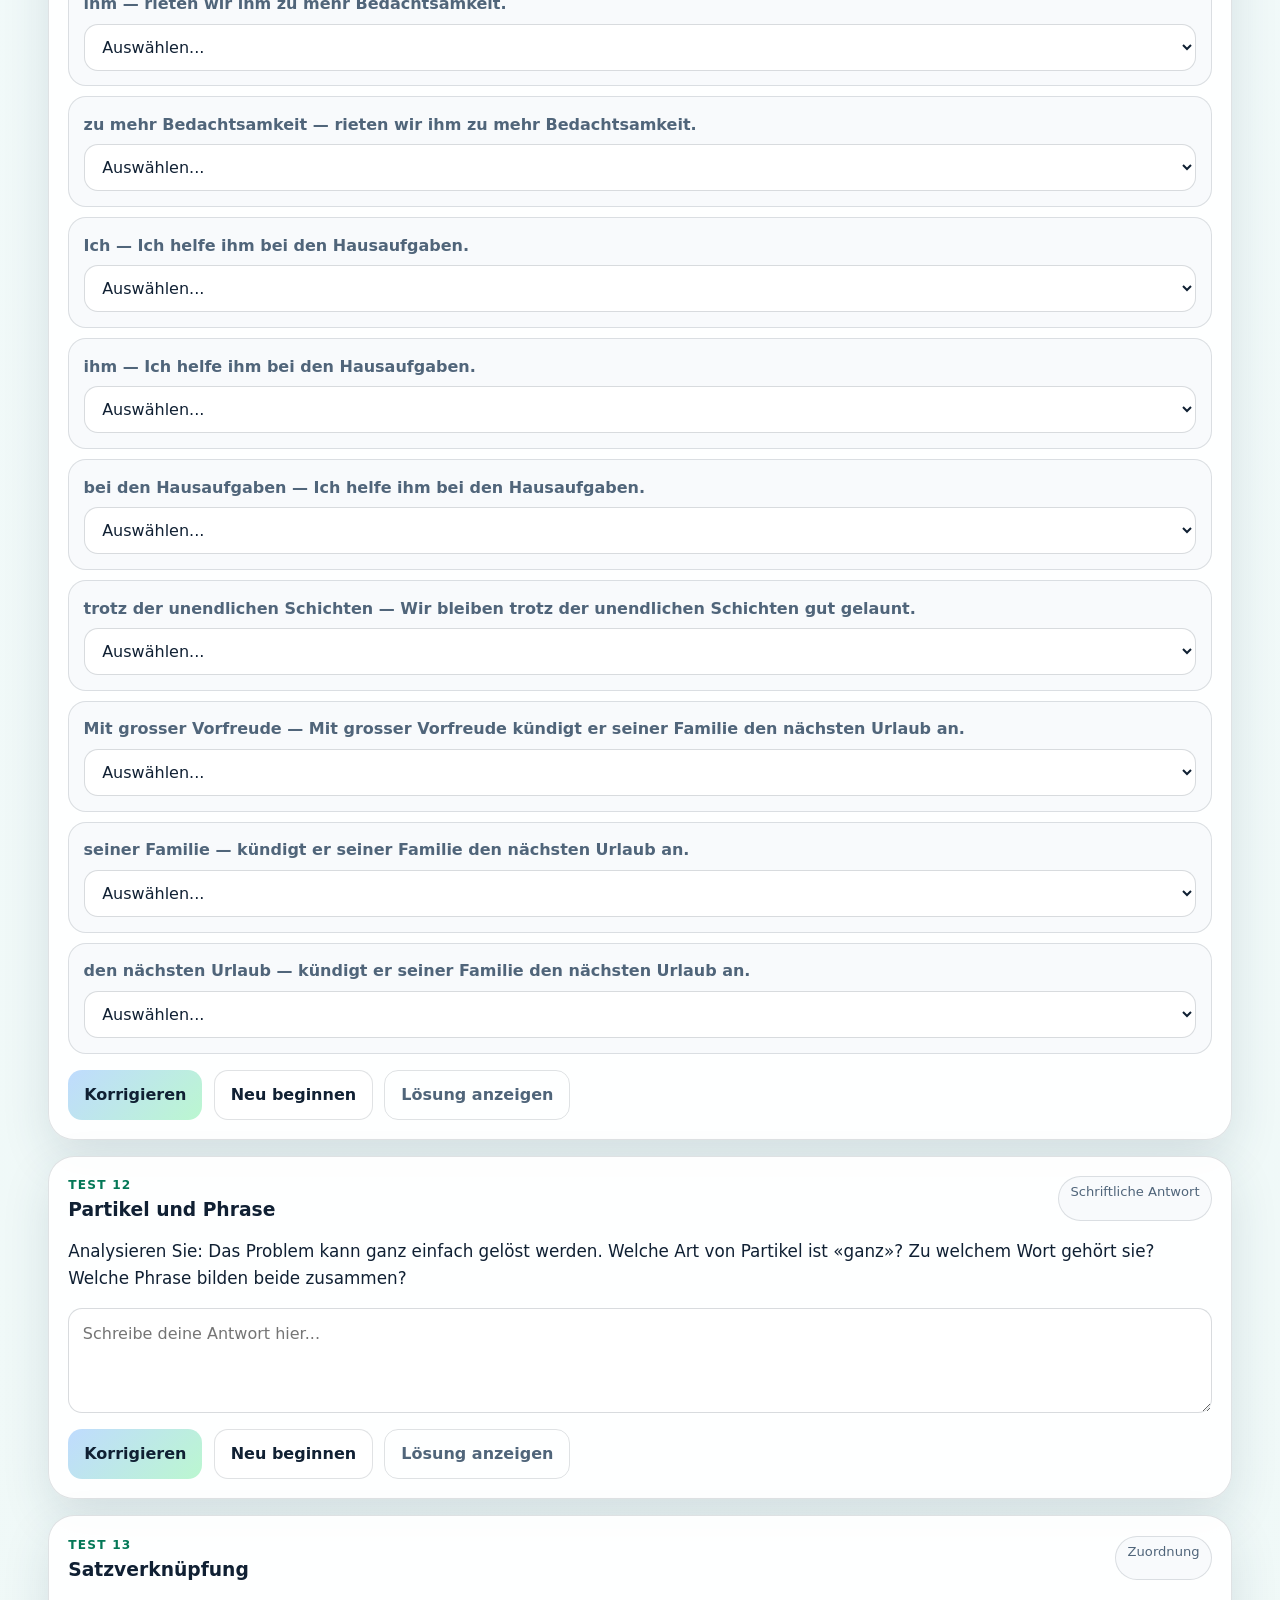
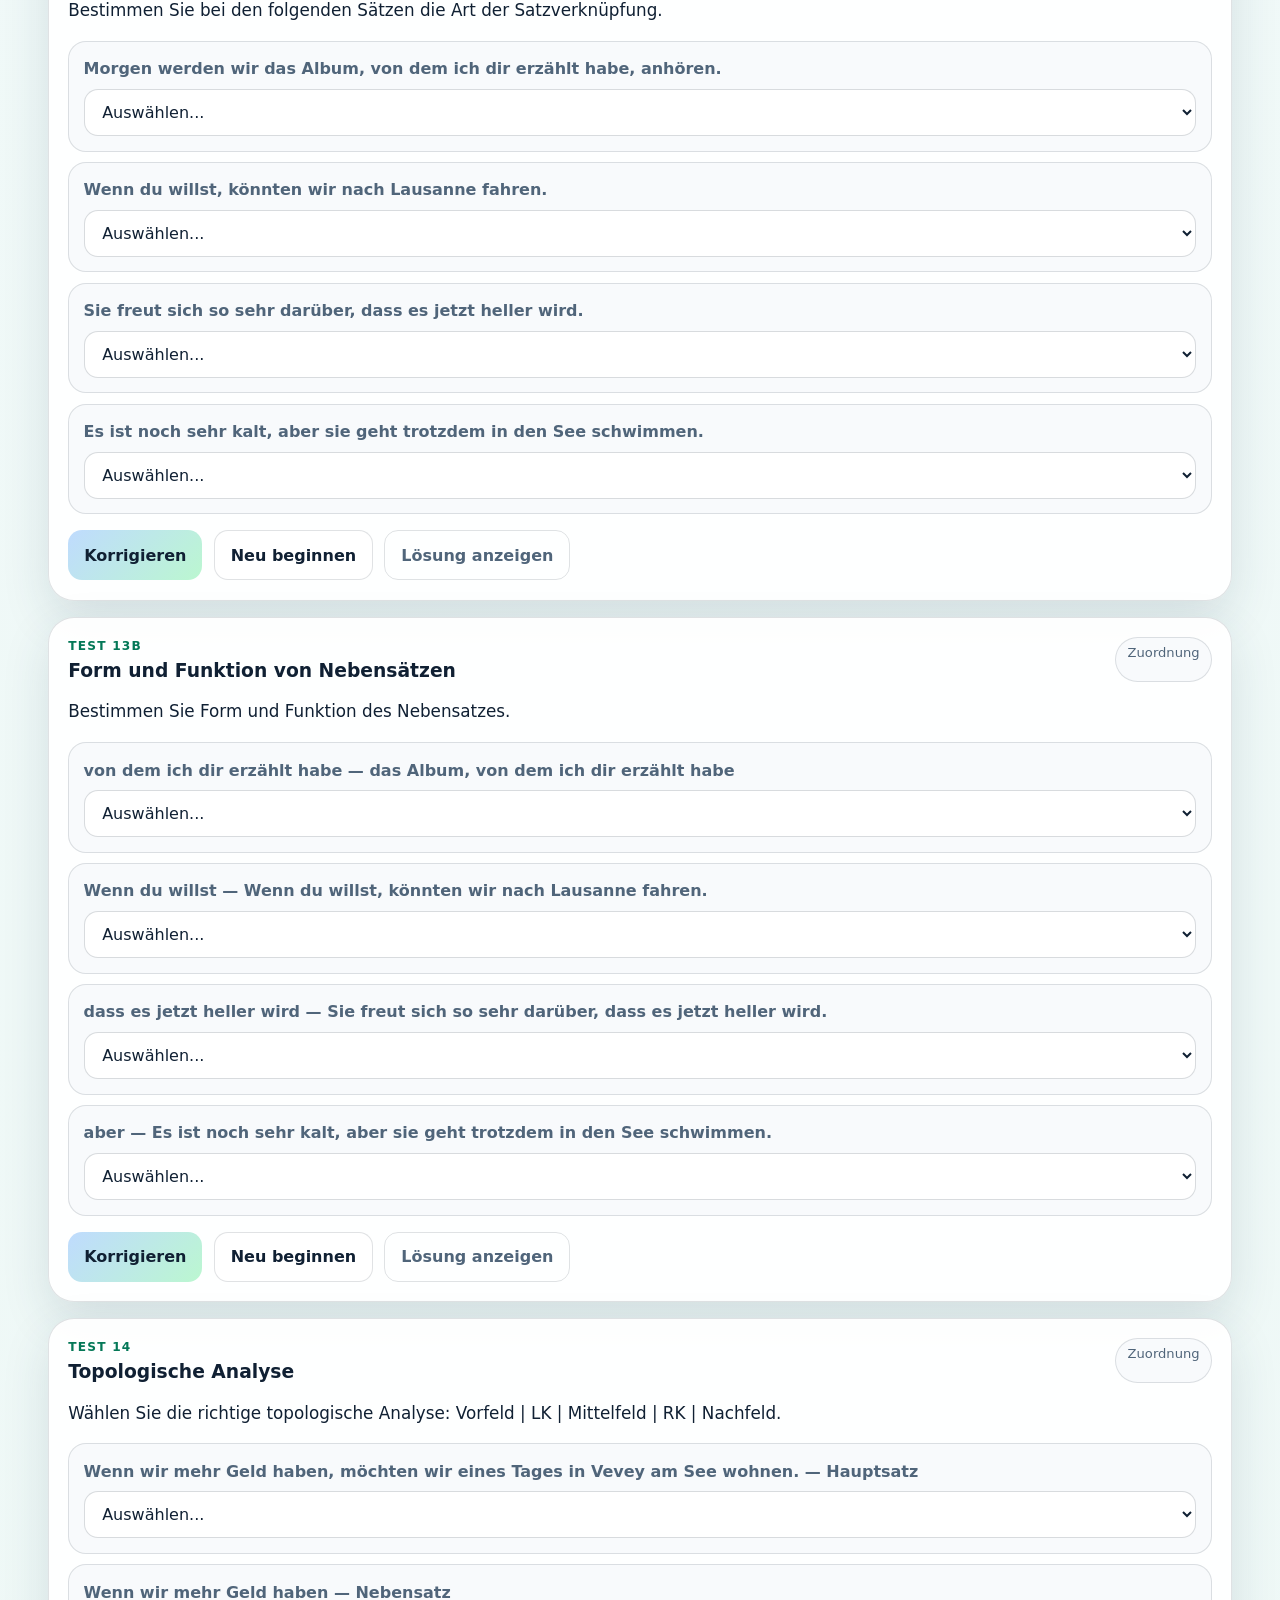
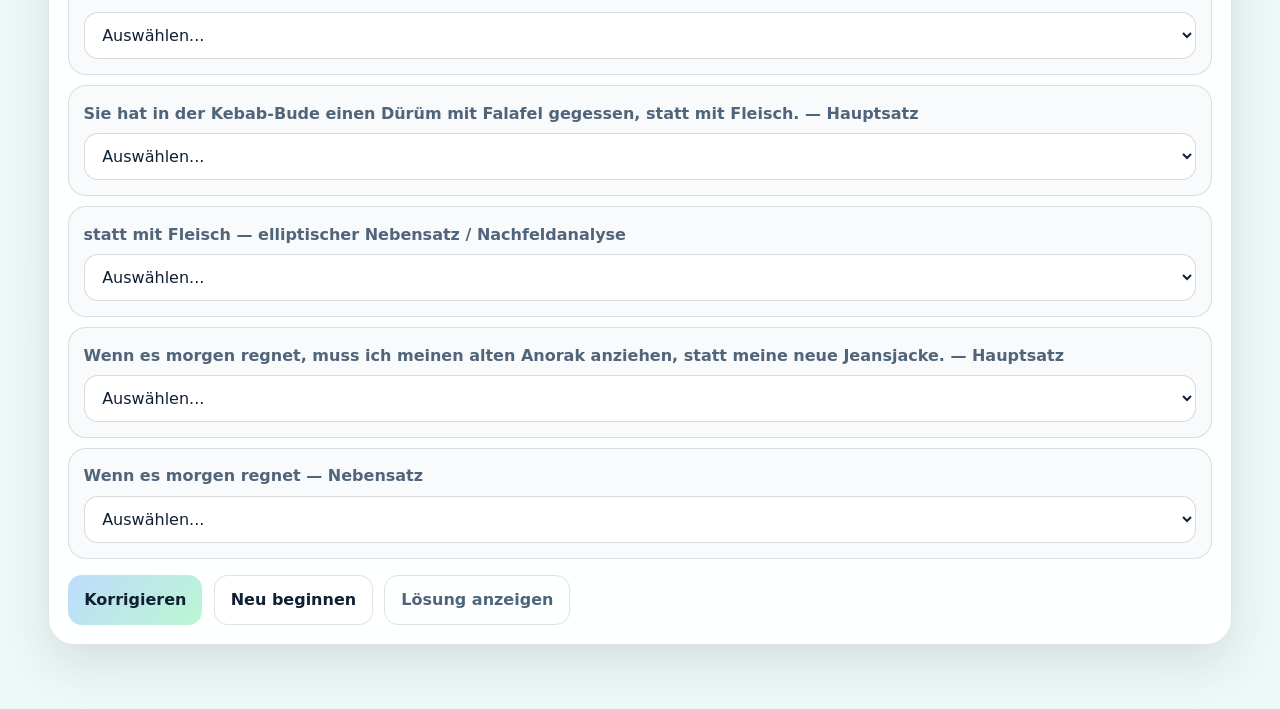
<file: mixed.html>
<!DOCTYPE html>
<html lang="de">
<head>
  <meta charset="UTF-8"/>
  <meta name="viewport" content="width=device-width, initial-scale=1.0"/>
  <title>Gemischter Testmodus</title>
  <link rel="stylesheet" href="mixed.css"/>
</head>
<body>
  <header class="exam-header">
    <div>
      <p class="eyebrow">Zwischentest-Training</p>
      <h1>Gemischter Testmodus</h1>
      <p>
        Aufgaben gemischt aus allen fünf Dossiers. Die Form orientiert sich an typischen Testfragen:
        kurze Begriffe bestimmen, Satzglieder markieren, Objekte klassifizieren, Satzverknüpfung analysieren
        und topologische Felder einordnen.
      </p>
    </div>
    <div class="score">
      <span>Punktzahl</span>
      <strong id="score">0 / 0</strong>
      <small id="progress">Noch nichts korrigiert</small>
    </div>
  </header>

  <main>
    <section class="controls">
      <button id="all" class="primary">Alle Aufgaben anzeigen</button>
      <button id="shuffle" class="secondary">10 zufällige Aufgaben</button>
      <button id="resetAll" class="ghost">Alles zurücksetzen</button>
    </section>

    <section class="exam-note">
      <h2>Consigne</h2>
      <p>
        Réponds comme dans le test : sois précis. Par exemple, n’écris pas seulement
        « Objekt », mais « Akkusativobjekt », « Präpositionalobjekt », etc. Pour les pronoms,
        indique la sous-catégorie quand c’est demandé.
      </p>
    </section>

    <section id="exercise-list"></section>
  </main>

  <template id="tpl">
    <article class="exercise">
      <div class="head">
        <div>
          <p class="tag"></p>
          <h3></h3>
        </div>
        <span class="pill"></span>
      </div>
      <p class="question"></p>
      <div class="body"></div>
      <div class="actions">
        <button class="primary check">Korrigieren</button>
        <button class="secondary reset">Neu beginnen</button>
        <button class="ghost solution">Lösung anzeigen</button>
      </div>
      <div class="feedback"></div>
    </article>
  </template>

  <script src="mixed.js"></script>
</body>
</html>
</file>
<file: style.css>
:root{
  --bg:#eef8f6;
  --bg2:#eaf4ff;
  --panel:#ffffff;
  --panel2:#f5fbf9;
  --glass:rgba(255,255,255,.82);
  --text:#102033;
  --muted:#50657a;
  --line:rgba(16,32,51,.13);
  --blue:#2563eb;
  --soft-blue:#dbeafe;
  --green:#059669;
  --soft-green:#dcfce7;
  --yellow:#fef3c7;
  --orange:#fed7aa;
  --red:#dc2626;
  --shadow:0 18px 48px rgba(30,64,85,.13);
}

*{box-sizing:border-box}

html{scroll-behavior:smooth}

body{
  margin:0;
  min-height:100vh;
  font-family:Inter, ui-sans-serif, system-ui, -apple-system, BlinkMacSystemFont, "Segoe UI", sans-serif;
  color:var(--text);
  background:
    radial-gradient(circle at 8% 0%, rgba(219,234,254,.95), transparent 32%),
    radial-gradient(circle at 88% 4%, rgba(220,252,231,.90), transparent 34%),
    linear-gradient(180deg,#f7fcff 0%,#eef8f6 55%,#f8fafc 100%);
}

button{
  font:inherit;
  color:inherit;
}

.site-header{
  position:relative;
  padding-top:82px;
}

.top-nav{
  position:fixed;
  top:0;
  left:0;
  right:0;
  z-index:50;
  display:flex;
  align-items:center;
  gap:1rem;
  padding:.7rem clamp(.9rem,3vw,3rem);
  border-bottom:1px solid var(--line);
  background:rgba(255,255,255,.84);
  backdrop-filter:blur(18px);
}

.brand{
  display:flex;
  align-items:center;
  gap:.75rem;
  min-width:max-content;
  cursor:pointer;
  border:1px solid transparent;
  border-radius:18px;
  padding:.35rem .55rem;
}

.brand:hover{
  border-color:var(--line);
  background:rgba(37,99,235,.04);
}

.brand-mark{
  width:42px;
  height:42px;
  display:grid;
  place-items:center;
  border-radius:14px;
  background:linear-gradient(135deg,#bfdbfe,#bbf7d0);
  color:#12304f;
  font-weight:950;
  font-size:1.2rem;
  border:1px solid rgba(37,99,235,.15);
}

.brand strong{
  display:block;
  line-height:1.1;
  letter-spacing:-.02em;
}

.brand small{
  display:block;
  color:var(--muted);
  font-size:.78rem;
}

.nav-scroll{
  display:flex;
  align-items:center;
  gap:.45rem;
  overflow-x:auto;
  scrollbar-width:none;
  width:100%;
  padding:.15rem;
}

.nav-scroll::-webkit-scrollbar{display:none}

.nav-chip{
  flex:0 0 auto;
  border:1px solid var(--line);
  border-radius:999px;
  background:#ffffff;
  color:var(--muted);
  padding:.62rem .9rem;
  cursor:pointer;
  font-weight:850;
  transition:transform .15s ease, background .15s ease, border-color .15s ease, color .15s ease;
}

.nav-chip:hover{
  transform:translateY(-1px);
  background:#f0fdf4;
  color:var(--text);
}

.nav-chip.active{
  color:#0f2a45;
  background:linear-gradient(135deg,#dbeafe,#dcfce7);
  border-color:rgba(37,99,235,.30);
}

.nav-chip.exam{
  border-color:rgba(245,158,11,.28);
}

.nav-chip.exam.active{
  background:linear-gradient(135deg,#fef3c7,#fed7aa);
  border-color:rgba(245,158,11,.38);
}

.hero{
  display:grid;
  grid-template-columns:minmax(0,1fr) 280px;
  gap:1.5rem;
  align-items:end;
  padding:clamp(2rem,5vw,4.5rem) clamp(1rem,5vw,5rem) 1.5rem;
}

.eyebrow,.section-kicker{
  margin:0 0 .45rem;
  color:#047857;
  font-weight:950;
  letter-spacing:.12em;
  text-transform:uppercase;
  font-size:.78rem;
}

h1,h2,h3{margin:0;line-height:1.12}

h1{
  max-width:1000px;
  font-size:clamp(2.35rem,6vw,5.7rem);
  letter-spacing:-.065em;
  color:#102033;
}

.subtitle{
  max-width:900px;
  color:var(--muted);
  font-size:clamp(1rem,1.4vw,1.15rem);
  line-height:1.7;
  margin:1rem 0 0;
}

.hero-card{
  padding:1.15rem;
  border:1px solid var(--line);
  border-radius:26px;
  background:linear-gradient(135deg,#ffffff,#ecfdf5);
  box-shadow:var(--shadow);
}

.hero-card span,.hero-card small{
  display:block;
  color:var(--muted);
}

.hero-card strong{
  display:block;
  font-size:1.5rem;
  margin:.2rem 0;
}

.workspace{
  padding:0 clamp(1rem,5vw,5rem) 4rem;
}

.home{display:none}
.home.visible{display:block}

.intro-card{
  display:grid;
  grid-template-columns:minmax(0,1fr) auto;
  gap:1rem;
  align-items:center;
  border:1px solid var(--line);
  border-radius:32px;
  padding:1.35rem;
  background:rgba(255,255,255,.92);
  box-shadow:var(--shadow);
  margin-bottom:1rem;
}

.intro-card h2,.viewer-toolbar h2{
  font-size:clamp(1.45rem,2.6vw,2.3rem);
  letter-spacing:-.035em;
}

.intro-card p{
  color:var(--muted);
  line-height:1.7;
  max-width:1000px;
}

.big-cta,.toolbar-button{
  border:0;
  border-radius:18px;
  padding:.9rem 1.15rem;
  cursor:pointer;
  color:#102033;
  font-weight:950;
  background:linear-gradient(135deg,#bfdbfe,#bbf7d0);
  box-shadow:0 14px 30px rgba(37,99,235,.12);
}

.module-grid{
  display:grid;
  grid-template-columns:repeat(3,minmax(0,1fr));
  gap:1rem;
}

.module-card{
  position:relative;
  min-height:225px;
  border:1px solid var(--line);
  border-radius:30px;
  padding:1.2rem;
  text-align:left;
  cursor:pointer;
  background:
    linear-gradient(180deg,rgba(255,255,255,.96),rgba(245,251,249,.94));
  box-shadow:var(--shadow);
  overflow:hidden;
  transition:transform .18s ease, border-color .18s ease, background .18s ease;
}

.module-card::after{
  content:"";
  position:absolute;
  width:150px;
  height:150px;
  right:-60px;
  top:-60px;
  border-radius:50%;
  background:rgba(34,197,94,.11);
}

.module-card:hover{
  transform:translateY(-4px);
  border-color:rgba(5,150,105,.35);
  background:#ffffff;
}

.module-card .number{
  display:inline-flex;
  border:1px solid rgba(37,99,235,.20);
  border-radius:999px;
  padding:.28rem .65rem;
  color:#1d4ed8;
  font-weight:950;
  margin-bottom:1rem;
  background:#dbeafe;
}

.module-card h3{
  font-size:1.45rem;
  margin-bottom:.55rem;
  letter-spacing:-.035em;
}

.module-card p{
  color:var(--muted);
  line-height:1.6;
  margin:0 0 1.2rem;
}

.module-card em{
  position:absolute;
  left:1.2rem;
  bottom:1.1rem;
  color:#047857;
  font-style:normal;
  font-weight:900;
}

.test-card{
  background:
    linear-gradient(135deg,#fff7ed,#fffbeb);
}

.test-card::after{
  background:rgba(251,191,36,.18);
}

.test-card .number{
  color:#92400e;
  border-color:rgba(245,158,11,.26);
  background:#fef3c7;
}

.viewer-shell{
  display:none;
}

.viewer-shell.visible{
  display:block;
}

.viewer-toolbar{
  display:flex;
  justify-content:space-between;
  gap:1rem;
  align-items:center;
  border:1px solid var(--line);
  border-radius:28px;
  padding:1rem 1.1rem;
  background:rgba(255,255,255,.92);
  box-shadow:var(--shadow);
  margin-bottom:1rem;
}

.viewer{
  width:100%;
  height:calc(100vh - 190px);
  min-height:650px;
  border:1px solid var(--line);
  border-radius:32px;
  background:#ffffff;
  box-shadow:var(--shadow);
}

@media(max-width:1050px){
  .hero{grid-template-columns:1fr}
  .hero-card{max-width:420px}
  .intro-card{grid-template-columns:1fr}
  .big-cta{justify-self:start}
  .module-grid{grid-template-columns:repeat(2,minmax(0,1fr))}
}

@media(max-width:720px){
  .site-header{padding-top:126px}
  .top-nav{
    display:grid;
    grid-template-columns:1fr;
    gap:.55rem;
    padding:.6rem .8rem;
  }
  .brand{width:max-content}
  .hero{padding-top:1.5rem}
  .module-grid{grid-template-columns:1fr}
  .viewer-toolbar{display:grid}
  .viewer{height:calc(100vh - 230px);min-height:560px;border-radius:24px}
}
</file>
<file: modules/syntax_i/style.css>
:root {
  --bg: #eef8f6;
  --bg-soft: #eaf4ff;
  --panel: #ffffff;
  --panel-light: #f5fbf9;
  --text: #102033;
  --muted: #50657a;
  --line: rgba(16,32,51,.13);
  --blue: #2563eb;
  --cyan: #047857;
  --violet: #7c3aed;
  --green: #059669;
  --orange: #f59e0b;
  --red: #dc2626;
  --yellow-soft: #fef3c7;
  --orange-soft: #fed7aa;
  --blue-soft: #dbeafe;
  --green-soft: #dcfce7;
  --shadow: 0 18px 48px rgba(30,64,85,.13);
}

* { box-sizing: border-box; }

body {
  margin: 0;
  font-family: Inter, ui-sans-serif, system-ui, -apple-system, BlinkMacSystemFont, "Segoe UI", sans-serif;
  background:
    radial-gradient(circle at top left, rgba(219,234,254,.95), transparent 34%),
    radial-gradient(circle at top right, rgba(220,252,231,.85), transparent 35%),
    linear-gradient(180deg,#f7fcff 0%,#eef8f6 100%);
  color: var(--text);
  line-height: 1.65;
}

.hero {
  display: flex;
  justify-content: space-between;
  gap: 2rem;
  padding: 2.2rem clamp(1rem, 4vw, 4rem);
  border-bottom: 1px solid var(--line);
  background: rgba(255,255,255,.84);
  backdrop-filter: blur(14px);
}

.eyebrow {
  color: #047857;
  text-transform: uppercase;
  letter-spacing: .12em;
  font-size: .78rem;
  font-weight: 900;
  margin: 0 0 .3rem;
}

h1, h2, h3 { line-height: 1.15; margin: 0; }

h1 {
  font-size: clamp(2rem, 4vw, 4.3rem);
  letter-spacing: -.04em;
  color: #102033;
}

.subtitle {
  max-width: 900px;
  color: var(--muted);
  font-size: 1.05rem;
  margin: 1rem 0 0;
}

.score-card {
  min-width: 190px;
  align-self: start;
  padding: 1.1rem;
  border: 1px solid var(--line);
  border-radius: 24px;
  background: linear-gradient(135deg, #ffffff, #ecfdf5);
  box-shadow: var(--shadow);
}

.score-card span, .score-card small {
  display: block;
  color: var(--muted);
}

.score-card strong {
  display: block;
  font-size: 2rem;
  margin: .2rem 0;
}

.layout {
  display: grid;
  grid-template-columns: 300px minmax(0, 1fr);
  gap: 1.5rem;
  padding: 1.5rem clamp(1rem, 4vw, 4rem) 4rem;
}

.sidebar {
  position: sticky;
  top: 1rem;
  align-self: start;
  padding: 1rem;
  border: 1px solid var(--line);
  border-radius: 26px;
  background: rgba(255,255,255,.90);
  backdrop-filter: blur(12px);
  box-shadow: var(--shadow);
}

.sidebar h2 {
  font-size: 1rem;
  color: var(--muted);
  margin: .3rem .5rem 1rem;
}

.nav-btn {
  width: 100%;
  border: 1px solid transparent;
  border-radius: 14px;
  padding: .75rem .85rem;
  margin-bottom: .35rem;
  text-align: left;
  color: var(--text);
  background: transparent;
  cursor: pointer;
  font-weight: 800;
}

.nav-btn:hover {
  background: #f0fdf4;
  border-color: var(--line);
}

.nav-btn.active {
  background: linear-gradient(135deg, #dbeafe, #dcfce7);
  border-color: rgba(37,99,235,.30);
}

.tips {
  margin-top: 1rem;
  padding: 1rem;
  border-radius: 20px;
  background: #f8fafc;
  color: var(--muted);
  font-size: .9rem;
  border: 1px solid var(--line);
}

.tips h3 { color: var(--text); margin-bottom: .5rem; }

.full { width: 100%; margin-top: .5rem; }

.content { min-width: 0; }

.page-section { display: none; }
.page-section.visible { display: block; }

.panel, .exercise-card {
  border: 1px solid var(--line);
  border-radius: 28px;
  background: rgba(255,255,255,.92);
  box-shadow: var(--shadow);
  padding: clamp(1rem, 2.5vw, 1.6rem);
  margin-bottom: 1rem;
}

.panel h2 {
  font-size: 1.8rem;
  margin-bottom: .8rem;
}

.method-grid {
  display: grid;
  grid-template-columns: repeat(3, minmax(0, 1fr));
  gap: .8rem;
  margin-top: 1.2rem;
}

.method-grid div {
  border: 1px solid var(--line);
  border-radius: 22px;
  background: var(--panel-light);
  padding: 1rem;
}

.exercise-head {
  display: flex;
  justify-content: space-between;
  gap: 1rem;
  align-items: start;
  margin-bottom: .8rem;
}

.tag {
  margin: 0 0 .35rem;
  color: #047857;
  font-weight: 900;
  font-size: .78rem;
  text-transform: uppercase;
  letter-spacing: .1em;
}

.type-pill {
  white-space: nowrap;
  border: 1px solid var(--line);
  color: var(--muted);
  border-radius: 999px;
  padding: .3rem .7rem;
  font-size: .8rem;
  background: #f8fafc;
}

.question {
  font-size: 1.05rem;
  color: var(--text);
  margin-bottom: 1rem;
}

.exercise-body {
  display: grid;
  gap: .7rem;
}

.item {
  padding: .9rem;
  border-radius: 18px;
  border: 1px solid var(--line);
  background: #f8fafc;
}

.item label {
  display: block;
  color: var(--muted);
  margin-bottom: .45rem;
  font-weight: 800;
}

input[type="text"], textarea, select {
  width: 100%;
  border: 1px solid rgba(16,32,51,.16);
  border-radius: 14px;
  background: #ffffff;
  color: var(--text);
  padding: .75rem .85rem;
  font: inherit;
}

textarea { min-height: 110px; resize: vertical; }

.options {
  display: flex;
  flex-wrap: wrap;
  gap: .55rem;
}

.option {
  display: inline-flex;
  align-items: center;
  gap: .45rem;
  padding: .55rem .7rem;
  border-radius: 999px;
  border: 1px solid var(--line);
  background: #ffffff;
  cursor: pointer;
}

.actions {
  display: flex;
  flex-wrap: wrap;
  gap: .7rem;
  margin-top: 1rem;
}

button {
  font: inherit;
  font-weight: 850;
}

.primary, .secondary, .ghost {
  border: 1px solid var(--line);
  border-radius: 14px;
  padding: .7rem 1rem;
  cursor: pointer;
  color: var(--text);
}

.primary {
  background: linear-gradient(135deg, #bfdbfe, #bbf7d0);
  border: none;
  color:#102033;
}

.secondary {
  background: #ffffff;
}

.ghost {
  background: transparent;
  color: var(--muted);
}

.feedback {
  display: none;
  margin-top: 1rem;
  padding: 1rem;
  border-radius: 18px;
  background: #fffbeb;
  border: 1px solid rgba(245,158,11,.25);
}

.feedback.show { display: block; }

.ok { color: var(--green); font-weight: 900; }
.bad { color: var(--red); font-weight: 900; }
.warn { color: var(--orange); font-weight: 900; }

.solution-list {
  margin: .6rem 0 0;
  padding-left: 1.1rem;
}

mark {
  background: var(--yellow-soft);
  color: var(--text);
  border-radius: 6px;
  padding: .05rem .25rem;
}

.verb-panel.hidden { display: none; }

.verb-list {
  display: flex;
  flex-wrap: wrap;
  gap: .55rem;
}

.verb-chip {
  border: 1px solid rgba(5,150,105,.22);
  border-radius: 999px;
  padding: .42rem .7rem;
  background: var(--green-soft);
  color: var(--text);
}

.verb-chip span {
  color: var(--muted);
}

.small-fr {
  color: var(--muted);
  font-size: .9rem;
}

@media (max-width: 900px) {
  .hero { flex-direction: column; }
  .layout { grid-template-columns: 1fr; }
  .sidebar { position: static; }
  .method-grid { grid-template-columns: 1fr; }
}
</file>
<file: modules/syntax_ii/style.css>
:root {
  --bg: #eef8f6;
  --bg-soft: #eaf4ff;
  --panel: #ffffff;
  --panel-light: #f5fbf9;
  --text: #102033;
  --muted: #50657a;
  --line: rgba(16,32,51,.13);
  --blue: #2563eb;
  --cyan: #047857;
  --violet: #7c3aed;
  --green: #059669;
  --orange: #f59e0b;
  --red: #dc2626;
  --yellow-soft: #fef3c7;
  --orange-soft: #fed7aa;
  --blue-soft: #dbeafe;
  --green-soft: #dcfce7;
  --shadow: 0 18px 48px rgba(30,64,85,.13);
}

* { box-sizing: border-box; }

body {
  margin: 0;
  font-family: Inter, ui-sans-serif, system-ui, -apple-system, BlinkMacSystemFont, "Segoe UI", sans-serif;
  background:
    radial-gradient(circle at top left, rgba(219,234,254,.95), transparent 34%),
    radial-gradient(circle at top right, rgba(220,252,231,.85), transparent 35%),
    linear-gradient(180deg,#f7fcff 0%,#eef8f6 100%);
  color: var(--text);
  line-height: 1.65;
}

.hero {
  display: flex;
  justify-content: space-between;
  gap: 2rem;
  padding: 2.2rem clamp(1rem, 4vw, 4rem);
  border-bottom: 1px solid var(--line);
  background: rgba(255,255,255,.84);
  backdrop-filter: blur(14px);
}

.eyebrow {
  color: #047857;
  text-transform: uppercase;
  letter-spacing: .12em;
  font-size: .78rem;
  font-weight: 900;
  margin: 0 0 .3rem;
}

h1, h2, h3 { line-height: 1.15; margin: 0; }

h1 {
  font-size: clamp(2rem, 4vw, 4.3rem);
  letter-spacing: -.04em;
  color: #102033;
}

.subtitle {
  max-width: 900px;
  color: var(--muted);
  font-size: 1.05rem;
  margin: 1rem 0 0;
}

.score-card {
  min-width: 190px;
  align-self: start;
  padding: 1.1rem;
  border: 1px solid var(--line);
  border-radius: 24px;
  background: linear-gradient(135deg, #ffffff, #ecfdf5);
  box-shadow: var(--shadow);
}

.score-card span, .score-card small {
  display: block;
  color: var(--muted);
}

.score-card strong {
  display: block;
  font-size: 2rem;
  margin: .2rem 0;
}

.layout {
  display: grid;
  grid-template-columns: 300px minmax(0, 1fr);
  gap: 1.5rem;
  padding: 1.5rem clamp(1rem, 4vw, 4rem) 4rem;
}

.sidebar {
  position: sticky;
  top: 1rem;
  align-self: start;
  padding: 1rem;
  border: 1px solid var(--line);
  border-radius: 26px;
  background: rgba(255,255,255,.90);
  backdrop-filter: blur(12px);
  box-shadow: var(--shadow);
}

.sidebar h2 {
  font-size: 1rem;
  color: var(--muted);
  margin: .3rem .5rem 1rem;
}

.nav-btn {
  width: 100%;
  border: 1px solid transparent;
  border-radius: 14px;
  padding: .75rem .85rem;
  margin-bottom: .35rem;
  text-align: left;
  color: var(--text);
  background: transparent;
  cursor: pointer;
  font-weight: 800;
}

.nav-btn:hover {
  background: #f0fdf4;
  border-color: var(--line);
}

.nav-btn.active {
  background: linear-gradient(135deg, #dbeafe, #dcfce7);
  border-color: rgba(37,99,235,.30);
}

.tips {
  margin-top: 1rem;
  padding: 1rem;
  border-radius: 20px;
  background: #f8fafc;
  color: var(--muted);
  font-size: .9rem;
  border: 1px solid var(--line);
}

.tips h3 { color: var(--text); margin-bottom: .5rem; }

.full { width: 100%; margin-top: .5rem; }

.content { min-width: 0; }

.page-section { display: none; }
.page-section.visible { display: block; }

.panel, .exercise-card {
  border: 1px solid var(--line);
  border-radius: 28px;
  background: rgba(255,255,255,.92);
  box-shadow: var(--shadow);
  padding: clamp(1rem, 2.5vw, 1.6rem);
  margin-bottom: 1rem;
}

.panel h2 {
  font-size: 1.8rem;
  margin-bottom: .8rem;
}

.method-grid {
  display: grid;
  grid-template-columns: repeat(3, minmax(0, 1fr));
  gap: .8rem;
  margin-top: 1.2rem;
}

.method-grid div {
  border: 1px solid var(--line);
  border-radius: 22px;
  background: var(--panel-light);
  padding: 1rem;
}

.exercise-head {
  display: flex;
  justify-content: space-between;
  gap: 1rem;
  align-items: start;
  margin-bottom: .8rem;
}

.tag {
  margin: 0 0 .35rem;
  color: #047857;
  font-weight: 900;
  font-size: .78rem;
  text-transform: uppercase;
  letter-spacing: .1em;
}

.type-pill {
  white-space: nowrap;
  border: 1px solid var(--line);
  color: var(--muted);
  border-radius: 999px;
  padding: .3rem .7rem;
  font-size: .8rem;
  background: #f8fafc;
}

.question {
  font-size: 1.05rem;
  color: var(--text);
  margin-bottom: 1rem;
}

.exercise-body {
  display: grid;
  gap: .7rem;
}

.item {
  padding: .9rem;
  border-radius: 18px;
  border: 1px solid var(--line);
  background: #f8fafc;
}

.item label {
  display: block;
  color: var(--muted);
  margin-bottom: .45rem;
  font-weight: 800;
}

input[type="text"], textarea, select {
  width: 100%;
  border: 1px solid rgba(16,32,51,.16);
  border-radius: 14px;
  background: #ffffff;
  color: var(--text);
  padding: .75rem .85rem;
  font: inherit;
}

textarea { min-height: 110px; resize: vertical; }

.options {
  display: flex;
  flex-wrap: wrap;
  gap: .55rem;
}

.option {
  display: inline-flex;
  align-items: center;
  gap: .45rem;
  padding: .55rem .7rem;
  border-radius: 999px;
  border: 1px solid var(--line);
  background: #ffffff;
  cursor: pointer;
}

.actions {
  display: flex;
  flex-wrap: wrap;
  gap: .7rem;
  margin-top: 1rem;
}

button {
  font: inherit;
  font-weight: 850;
}

.primary, .secondary, .ghost {
  border: 1px solid var(--line);
  border-radius: 14px;
  padding: .7rem 1rem;
  cursor: pointer;
  color: var(--text);
}

.primary {
  background: linear-gradient(135deg, #bfdbfe, #bbf7d0);
  border: none;
  color:#102033;
}

.secondary {
  background: #ffffff;
}

.ghost {
  background: transparent;
  color: var(--muted);
}

.feedback {
  display: none;
  margin-top: 1rem;
  padding: 1rem;
  border-radius: 18px;
  background: #fffbeb;
  border: 1px solid rgba(245,158,11,.25);
}

.feedback.show { display: block; }

.ok { color: var(--green); font-weight: 900; }
.bad { color: var(--red); font-weight: 900; }
.warn { color: var(--orange); font-weight: 900; }

.solution-list {
  margin: .6rem 0 0;
  padding-left: 1.1rem;
}

mark {
  background: var(--yellow-soft);
  color: var(--text);
  border-radius: 6px;
  padding: .05rem .25rem;
}

.verb-panel.hidden { display: none; }

.verb-list {
  display: flex;
  flex-wrap: wrap;
  gap: .55rem;
}

.verb-chip {
  border: 1px solid rgba(5,150,105,.22);
  border-radius: 999px;
  padding: .42rem .7rem;
  background: var(--green-soft);
  color: var(--text);
}

.verb-chip span {
  color: var(--muted);
}

.small-fr {
  color: var(--muted);
  font-size: .9rem;
}

@media (max-width: 900px) {
  .hero { flex-direction: column; }
  .layout { grid-template-columns: 1fr; }
  .sidebar { position: static; }
  .method-grid { grid-template-columns: 1fr; }
}
</file>
<file: modules/syntax_iii/style.css>
:root {
  --bg: #eef8f6;
  --bg-soft: #eaf4ff;
  --panel: #ffffff;
  --panel-light: #f5fbf9;
  --text: #102033;
  --muted: #50657a;
  --line: rgba(16,32,51,.13);
  --blue: #2563eb;
  --cyan: #047857;
  --violet: #7c3aed;
  --green: #059669;
  --orange: #f59e0b;
  --red: #dc2626;
  --yellow-soft: #fef3c7;
  --orange-soft: #fed7aa;
  --blue-soft: #dbeafe;
  --green-soft: #dcfce7;
  --shadow: 0 18px 48px rgba(30,64,85,.13);
}

* { box-sizing: border-box; }

body {
  margin: 0;
  font-family: Inter, ui-sans-serif, system-ui, -apple-system, BlinkMacSystemFont, "Segoe UI", sans-serif;
  background:
    radial-gradient(circle at top left, rgba(219,234,254,.95), transparent 34%),
    radial-gradient(circle at top right, rgba(220,252,231,.85), transparent 35%),
    linear-gradient(180deg,#f7fcff 0%,#eef8f6 100%);
  color: var(--text);
  line-height: 1.65;
}

.hero {
  display: flex;
  justify-content: space-between;
  gap: 2rem;
  padding: 2.2rem clamp(1rem, 4vw, 4rem);
  border-bottom: 1px solid var(--line);
  background: rgba(255,255,255,.84);
  backdrop-filter: blur(14px);
}

.eyebrow {
  color: #047857;
  text-transform: uppercase;
  letter-spacing: .12em;
  font-size: .78rem;
  font-weight: 900;
  margin: 0 0 .3rem;
}

h1, h2, h3 { line-height: 1.15; margin: 0; }

h1 {
  font-size: clamp(2rem, 4vw, 4.3rem);
  letter-spacing: -.04em;
  color: #102033;
}

.subtitle {
  max-width: 900px;
  color: var(--muted);
  font-size: 1.05rem;
  margin: 1rem 0 0;
}

.score-card {
  min-width: 190px;
  align-self: start;
  padding: 1.1rem;
  border: 1px solid var(--line);
  border-radius: 24px;
  background: linear-gradient(135deg, #ffffff, #ecfdf5);
  box-shadow: var(--shadow);
}

.score-card span, .score-card small {
  display: block;
  color: var(--muted);
}

.score-card strong {
  display: block;
  font-size: 2rem;
  margin: .2rem 0;
}

.layout {
  display: grid;
  grid-template-columns: 300px minmax(0, 1fr);
  gap: 1.5rem;
  padding: 1.5rem clamp(1rem, 4vw, 4rem) 4rem;
}

.sidebar {
  position: sticky;
  top: 1rem;
  align-self: start;
  padding: 1rem;
  border: 1px solid var(--line);
  border-radius: 26px;
  background: rgba(255,255,255,.90);
  backdrop-filter: blur(12px);
  box-shadow: var(--shadow);
}

.sidebar h2 {
  font-size: 1rem;
  color: var(--muted);
  margin: .3rem .5rem 1rem;
}

.nav-btn {
  width: 100%;
  border: 1px solid transparent;
  border-radius: 14px;
  padding: .75rem .85rem;
  margin-bottom: .35rem;
  text-align: left;
  color: var(--text);
  background: transparent;
  cursor: pointer;
  font-weight: 800;
}

.nav-btn:hover {
  background: #f0fdf4;
  border-color: var(--line);
}

.nav-btn.active {
  background: linear-gradient(135deg, #dbeafe, #dcfce7);
  border-color: rgba(37,99,235,.30);
}

.tips {
  margin-top: 1rem;
  padding: 1rem;
  border-radius: 20px;
  background: #f8fafc;
  color: var(--muted);
  font-size: .9rem;
  border: 1px solid var(--line);
}

.tips h3 { color: var(--text); margin-bottom: .5rem; }

.full { width: 100%; margin-top: .5rem; }

.content { min-width: 0; }

.page-section { display: none; }
.page-section.visible { display: block; }

.panel, .exercise-card {
  border: 1px solid var(--line);
  border-radius: 28px;
  background: rgba(255,255,255,.92);
  box-shadow: var(--shadow);
  padding: clamp(1rem, 2.5vw, 1.6rem);
  margin-bottom: 1rem;
}

.panel h2 {
  font-size: 1.8rem;
  margin-bottom: .8rem;
}

.method-grid {
  display: grid;
  grid-template-columns: repeat(3, minmax(0, 1fr));
  gap: .8rem;
  margin-top: 1.2rem;
}

.method-grid div {
  border: 1px solid var(--line);
  border-radius: 22px;
  background: var(--panel-light);
  padding: 1rem;
}

.exercise-head {
  display: flex;
  justify-content: space-between;
  gap: 1rem;
  align-items: start;
  margin-bottom: .8rem;
}

.tag {
  margin: 0 0 .35rem;
  color: #047857;
  font-weight: 900;
  font-size: .78rem;
  text-transform: uppercase;
  letter-spacing: .1em;
}

.type-pill {
  white-space: nowrap;
  border: 1px solid var(--line);
  color: var(--muted);
  border-radius: 999px;
  padding: .3rem .7rem;
  font-size: .8rem;
  background: #f8fafc;
}

.question {
  font-size: 1.05rem;
  color: var(--text);
  margin-bottom: 1rem;
}

.exercise-body {
  display: grid;
  gap: .7rem;
}

.item {
  padding: .9rem;
  border-radius: 18px;
  border: 1px solid var(--line);
  background: #f8fafc;
}

.item label {
  display: block;
  color: var(--muted);
  margin-bottom: .45rem;
  font-weight: 800;
}

input[type="text"], textarea, select {
  width: 100%;
  border: 1px solid rgba(16,32,51,.16);
  border-radius: 14px;
  background: #ffffff;
  color: var(--text);
  padding: .75rem .85rem;
  font: inherit;
}

textarea { min-height: 110px; resize: vertical; }

.options {
  display: flex;
  flex-wrap: wrap;
  gap: .55rem;
}

.option {
  display: inline-flex;
  align-items: center;
  gap: .45rem;
  padding: .55rem .7rem;
  border-radius: 999px;
  border: 1px solid var(--line);
  background: #ffffff;
  cursor: pointer;
}

.actions {
  display: flex;
  flex-wrap: wrap;
  gap: .7rem;
  margin-top: 1rem;
}

button {
  font: inherit;
  font-weight: 850;
}

.primary, .secondary, .ghost {
  border: 1px solid var(--line);
  border-radius: 14px;
  padding: .7rem 1rem;
  cursor: pointer;
  color: var(--text);
}

.primary {
  background: linear-gradient(135deg, #bfdbfe, #bbf7d0);
  border: none;
  color:#102033;
}

.secondary {
  background: #ffffff;
}

.ghost {
  background: transparent;
  color: var(--muted);
}

.feedback {
  display: none;
  margin-top: 1rem;
  padding: 1rem;
  border-radius: 18px;
  background: #fffbeb;
  border: 1px solid rgba(245,158,11,.25);
}

.feedback.show { display: block; }

.ok { color: var(--green); font-weight: 900; }
.bad { color: var(--red); font-weight: 900; }
.warn { color: var(--orange); font-weight: 900; }

.solution-list {
  margin: .6rem 0 0;
  padding-left: 1.1rem;
}

mark {
  background: var(--yellow-soft);
  color: var(--text);
  border-radius: 6px;
  padding: .05rem .25rem;
}

.verb-panel.hidden { display: none; }

.verb-list {
  display: flex;
  flex-wrap: wrap;
  gap: .55rem;
}

.verb-chip {
  border: 1px solid rgba(5,150,105,.22);
  border-radius: 999px;
  padding: .42rem .7rem;
  background: var(--green-soft);
  color: var(--text);
}

.verb-chip span {
  color: var(--muted);
}

.small-fr {
  color: var(--muted);
  font-size: .9rem;
}

@media (max-width: 900px) {
  .hero { flex-direction: column; }
  .layout { grid-template-columns: 1fr; }
  .sidebar { position: static; }
  .method-grid { grid-template-columns: 1fr; }
}
</file>
<file: modules/syntax_iv/style.css>
:root {
  --bg: #eef8f6;
  --bg-soft: #eaf4ff;
  --panel: #ffffff;
  --panel-light: #f5fbf9;
  --text: #102033;
  --muted: #50657a;
  --line: rgba(16,32,51,.13);
  --blue: #2563eb;
  --cyan: #047857;
  --violet: #7c3aed;
  --green: #059669;
  --orange: #f59e0b;
  --red: #dc2626;
  --yellow-soft: #fef3c7;
  --orange-soft: #fed7aa;
  --blue-soft: #dbeafe;
  --green-soft: #dcfce7;
  --shadow: 0 18px 48px rgba(30,64,85,.13);
}

* { box-sizing: border-box; }

body {
  margin: 0;
  font-family: Inter, ui-sans-serif, system-ui, -apple-system, BlinkMacSystemFont, "Segoe UI", sans-serif;
  background:
    radial-gradient(circle at top left, rgba(219,234,254,.95), transparent 34%),
    radial-gradient(circle at top right, rgba(220,252,231,.85), transparent 35%),
    linear-gradient(180deg,#f7fcff 0%,#eef8f6 100%);
  color: var(--text);
  line-height: 1.65;
}

.hero {
  display: flex;
  justify-content: space-between;
  gap: 2rem;
  padding: 2.2rem clamp(1rem, 4vw, 4rem);
  border-bottom: 1px solid var(--line);
  background: rgba(255,255,255,.84);
  backdrop-filter: blur(14px);
}

.eyebrow {
  color: #047857;
  text-transform: uppercase;
  letter-spacing: .12em;
  font-size: .78rem;
  font-weight: 900;
  margin: 0 0 .3rem;
}

h1, h2, h3 { line-height: 1.15; margin: 0; }

h1 {
  font-size: clamp(2rem, 4vw, 4.3rem);
  letter-spacing: -.04em;
  color: #102033;
}

.subtitle {
  max-width: 900px;
  color: var(--muted);
  font-size: 1.05rem;
  margin: 1rem 0 0;
}

.score-card {
  min-width: 190px;
  align-self: start;
  padding: 1.1rem;
  border: 1px solid var(--line);
  border-radius: 24px;
  background: linear-gradient(135deg, #ffffff, #ecfdf5);
  box-shadow: var(--shadow);
}

.score-card span, .score-card small {
  display: block;
  color: var(--muted);
}

.score-card strong {
  display: block;
  font-size: 2rem;
  margin: .2rem 0;
}

.layout {
  display: grid;
  grid-template-columns: 300px minmax(0, 1fr);
  gap: 1.5rem;
  padding: 1.5rem clamp(1rem, 4vw, 4rem) 4rem;
}

.sidebar {
  position: sticky;
  top: 1rem;
  align-self: start;
  padding: 1rem;
  border: 1px solid var(--line);
  border-radius: 26px;
  background: rgba(255,255,255,.90);
  backdrop-filter: blur(12px);
  box-shadow: var(--shadow);
}

.sidebar h2 {
  font-size: 1rem;
  color: var(--muted);
  margin: .3rem .5rem 1rem;
}

.nav-btn {
  width: 100%;
  border: 1px solid transparent;
  border-radius: 14px;
  padding: .75rem .85rem;
  margin-bottom: .35rem;
  text-align: left;
  color: var(--text);
  background: transparent;
  cursor: pointer;
  font-weight: 800;
}

.nav-btn:hover {
  background: #f0fdf4;
  border-color: var(--line);
}

.nav-btn.active {
  background: linear-gradient(135deg, #dbeafe, #dcfce7);
  border-color: rgba(37,99,235,.30);
}

.tips {
  margin-top: 1rem;
  padding: 1rem;
  border-radius: 20px;
  background: #f8fafc;
  color: var(--muted);
  font-size: .9rem;
  border: 1px solid var(--line);
}

.tips h3 { color: var(--text); margin-bottom: .5rem; }

.full { width: 100%; margin-top: .5rem; }

.content { min-width: 0; }

.page-section { display: none; }
.page-section.visible { display: block; }

.panel, .exercise-card {
  border: 1px solid var(--line);
  border-radius: 28px;
  background: rgba(255,255,255,.92);
  box-shadow: var(--shadow);
  padding: clamp(1rem, 2.5vw, 1.6rem);
  margin-bottom: 1rem;
}

.panel h2 {
  font-size: 1.8rem;
  margin-bottom: .8rem;
}

.method-grid {
  display: grid;
  grid-template-columns: repeat(3, minmax(0, 1fr));
  gap: .8rem;
  margin-top: 1.2rem;
}

.method-grid div {
  border: 1px solid var(--line);
  border-radius: 22px;
  background: var(--panel-light);
  padding: 1rem;
}

.exercise-head {
  display: flex;
  justify-content: space-between;
  gap: 1rem;
  align-items: start;
  margin-bottom: .8rem;
}

.tag {
  margin: 0 0 .35rem;
  color: #047857;
  font-weight: 900;
  font-size: .78rem;
  text-transform: uppercase;
  letter-spacing: .1em;
}

.type-pill {
  white-space: nowrap;
  border: 1px solid var(--line);
  color: var(--muted);
  border-radius: 999px;
  padding: .3rem .7rem;
  font-size: .8rem;
  background: #f8fafc;
}

.question {
  font-size: 1.05rem;
  color: var(--text);
  margin-bottom: 1rem;
}

.exercise-body {
  display: grid;
  gap: .7rem;
}

.item {
  padding: .9rem;
  border-radius: 18px;
  border: 1px solid var(--line);
  background: #f8fafc;
}

.item label {
  display: block;
  color: var(--muted);
  margin-bottom: .45rem;
  font-weight: 800;
}

input[type="text"], textarea, select {
  width: 100%;
  border: 1px solid rgba(16,32,51,.16);
  border-radius: 14px;
  background: #ffffff;
  color: var(--text);
  padding: .75rem .85rem;
  font: inherit;
}

textarea { min-height: 110px; resize: vertical; }

.options {
  display: flex;
  flex-wrap: wrap;
  gap: .55rem;
}

.option {
  display: inline-flex;
  align-items: center;
  gap: .45rem;
  padding: .55rem .7rem;
  border-radius: 999px;
  border: 1px solid var(--line);
  background: #ffffff;
  cursor: pointer;
}

.actions {
  display: flex;
  flex-wrap: wrap;
  gap: .7rem;
  margin-top: 1rem;
}

button {
  font: inherit;
  font-weight: 850;
}

.primary, .secondary, .ghost {
  border: 1px solid var(--line);
  border-radius: 14px;
  padding: .7rem 1rem;
  cursor: pointer;
  color: var(--text);
}

.primary {
  background: linear-gradient(135deg, #bfdbfe, #bbf7d0);
  border: none;
  color:#102033;
}

.secondary {
  background: #ffffff;
}

.ghost {
  background: transparent;
  color: var(--muted);
}

.feedback {
  display: none;
  margin-top: 1rem;
  padding: 1rem;
  border-radius: 18px;
  background: #fffbeb;
  border: 1px solid rgba(245,158,11,.25);
}

.feedback.show { display: block; }

.ok { color: var(--green); font-weight: 900; }
.bad { color: var(--red); font-weight: 900; }
.warn { color: var(--orange); font-weight: 900; }

.solution-list {
  margin: .6rem 0 0;
  padding-left: 1.1rem;
}

mark {
  background: var(--yellow-soft);
  color: var(--text);
  border-radius: 6px;
  padding: .05rem .25rem;
}

.verb-panel.hidden { display: none; }

.verb-list {
  display: flex;
  flex-wrap: wrap;
  gap: .55rem;
}

.verb-chip {
  border: 1px solid rgba(5,150,105,.22);
  border-radius: 999px;
  padding: .42rem .7rem;
  background: var(--green-soft);
  color: var(--text);
}

.verb-chip span {
  color: var(--muted);
}

.small-fr {
  color: var(--muted);
  font-size: .9rem;
}

@media (max-width: 900px) {
  .hero { flex-direction: column; }
  .layout { grid-template-columns: 1fr; }
  .sidebar { position: static; }
  .method-grid { grid-template-columns: 1fr; }
}
</file>
<file: modules/syntax_v/style.css>
:root {
  --bg: #eef8f6;
  --bg-soft: #eaf4ff;
  --panel: #ffffff;
  --panel-light: #f5fbf9;
  --text: #102033;
  --muted: #50657a;
  --line: rgba(16,32,51,.13);
  --blue: #2563eb;
  --cyan: #047857;
  --violet: #7c3aed;
  --green: #059669;
  --orange: #f59e0b;
  --red: #dc2626;
  --yellow-soft: #fef3c7;
  --orange-soft: #fed7aa;
  --blue-soft: #dbeafe;
  --green-soft: #dcfce7;
  --shadow: 0 18px 48px rgba(30,64,85,.13);
}

* { box-sizing: border-box; }

body {
  margin: 0;
  font-family: Inter, ui-sans-serif, system-ui, -apple-system, BlinkMacSystemFont, "Segoe UI", sans-serif;
  background:
    radial-gradient(circle at top left, rgba(219,234,254,.95), transparent 34%),
    radial-gradient(circle at top right, rgba(220,252,231,.85), transparent 35%),
    linear-gradient(180deg,#f7fcff 0%,#eef8f6 100%);
  color: var(--text);
  line-height: 1.65;
}

.hero {
  display: flex;
  justify-content: space-between;
  gap: 2rem;
  padding: 2.2rem clamp(1rem, 4vw, 4rem);
  border-bottom: 1px solid var(--line);
  background: rgba(255,255,255,.84);
  backdrop-filter: blur(14px);
}

.eyebrow {
  color: #047857;
  text-transform: uppercase;
  letter-spacing: .12em;
  font-size: .78rem;
  font-weight: 900;
  margin: 0 0 .3rem;
}

h1, h2, h3 { line-height: 1.15; margin: 0; }

h1 {
  font-size: clamp(2rem, 4vw, 4.3rem);
  letter-spacing: -.04em;
  color: #102033;
}

.subtitle {
  max-width: 900px;
  color: var(--muted);
  font-size: 1.05rem;
  margin: 1rem 0 0;
}

.score-card {
  min-width: 190px;
  align-self: start;
  padding: 1.1rem;
  border: 1px solid var(--line);
  border-radius: 24px;
  background: linear-gradient(135deg, #ffffff, #ecfdf5);
  box-shadow: var(--shadow);
}

.score-card span, .score-card small {
  display: block;
  color: var(--muted);
}

.score-card strong {
  display: block;
  font-size: 2rem;
  margin: .2rem 0;
}

.layout {
  display: grid;
  grid-template-columns: 300px minmax(0, 1fr);
  gap: 1.5rem;
  padding: 1.5rem clamp(1rem, 4vw, 4rem) 4rem;
}

.sidebar {
  position: sticky;
  top: 1rem;
  align-self: start;
  padding: 1rem;
  border: 1px solid var(--line);
  border-radius: 26px;
  background: rgba(255,255,255,.90);
  backdrop-filter: blur(12px);
  box-shadow: var(--shadow);
}

.sidebar h2 {
  font-size: 1rem;
  color: var(--muted);
  margin: .3rem .5rem 1rem;
}

.nav-btn {
  width: 100%;
  border: 1px solid transparent;
  border-radius: 14px;
  padding: .75rem .85rem;
  margin-bottom: .35rem;
  text-align: left;
  color: var(--text);
  background: transparent;
  cursor: pointer;
  font-weight: 800;
}

.nav-btn:hover {
  background: #f0fdf4;
  border-color: var(--line);
}

.nav-btn.active {
  background: linear-gradient(135deg, #dbeafe, #dcfce7);
  border-color: rgba(37,99,235,.30);
}

.tips {
  margin-top: 1rem;
  padding: 1rem;
  border-radius: 20px;
  background: #f8fafc;
  color: var(--muted);
  font-size: .9rem;
  border: 1px solid var(--line);
}

.tips h3 { color: var(--text); margin-bottom: .5rem; }

.full { width: 100%; margin-top: .5rem; }

.content { min-width: 0; }

.page-section { display: none; }
.page-section.visible { display: block; }

.panel, .exercise-card {
  border: 1px solid var(--line);
  border-radius: 28px;
  background: rgba(255,255,255,.92);
  box-shadow: var(--shadow);
  padding: clamp(1rem, 2.5vw, 1.6rem);
  margin-bottom: 1rem;
}

.panel h2 {
  font-size: 1.8rem;
  margin-bottom: .8rem;
}

.method-grid {
  display: grid;
  grid-template-columns: repeat(3, minmax(0, 1fr));
  gap: .8rem;
  margin-top: 1.2rem;
}

.method-grid div {
  border: 1px solid var(--line);
  border-radius: 22px;
  background: var(--panel-light);
  padding: 1rem;
}

.exercise-head {
  display: flex;
  justify-content: space-between;
  gap: 1rem;
  align-items: start;
  margin-bottom: .8rem;
}

.tag {
  margin: 0 0 .35rem;
  color: #047857;
  font-weight: 900;
  font-size: .78rem;
  text-transform: uppercase;
  letter-spacing: .1em;
}

.type-pill {
  white-space: nowrap;
  border: 1px solid var(--line);
  color: var(--muted);
  border-radius: 999px;
  padding: .3rem .7rem;
  font-size: .8rem;
  background: #f8fafc;
}

.question {
  font-size: 1.05rem;
  color: var(--text);
  margin-bottom: 1rem;
}

.exercise-body {
  display: grid;
  gap: .7rem;
}

.item {
  padding: .9rem;
  border-radius: 18px;
  border: 1px solid var(--line);
  background: #f8fafc;
}

.item label {
  display: block;
  color: var(--muted);
  margin-bottom: .45rem;
  font-weight: 800;
}

input[type="text"], textarea, select {
  width: 100%;
  border: 1px solid rgba(16,32,51,.16);
  border-radius: 14px;
  background: #ffffff;
  color: var(--text);
  padding: .75rem .85rem;
  font: inherit;
}

textarea { min-height: 110px; resize: vertical; }

.options {
  display: flex;
  flex-wrap: wrap;
  gap: .55rem;
}

.option {
  display: inline-flex;
  align-items: center;
  gap: .45rem;
  padding: .55rem .7rem;
  border-radius: 999px;
  border: 1px solid var(--line);
  background: #ffffff;
  cursor: pointer;
}

.actions {
  display: flex;
  flex-wrap: wrap;
  gap: .7rem;
  margin-top: 1rem;
}

button {
  font: inherit;
  font-weight: 850;
}

.primary, .secondary, .ghost {
  border: 1px solid var(--line);
  border-radius: 14px;
  padding: .7rem 1rem;
  cursor: pointer;
  color: var(--text);
}

.primary {
  background: linear-gradient(135deg, #bfdbfe, #bbf7d0);
  border: none;
  color:#102033;
}

.secondary {
  background: #ffffff;
}

.ghost {
  background: transparent;
  color: var(--muted);
}

.feedback {
  display: none;
  margin-top: 1rem;
  padding: 1rem;
  border-radius: 18px;
  background: #fffbeb;
  border: 1px solid rgba(245,158,11,.25);
}

.feedback.show { display: block; }

.ok { color: var(--green); font-weight: 900; }
.bad { color: var(--red); font-weight: 900; }
.warn { color: var(--orange); font-weight: 900; }

.solution-list {
  margin: .6rem 0 0;
  padding-left: 1.1rem;
}

mark {
  background: var(--yellow-soft);
  color: var(--text);
  border-radius: 6px;
  padding: .05rem .25rem;
}

.verb-panel.hidden { display: none; }

.verb-list {
  display: flex;
  flex-wrap: wrap;
  gap: .55rem;
}

.verb-chip {
  border: 1px solid rgba(5,150,105,.22);
  border-radius: 999px;
  padding: .42rem .7rem;
  background: var(--green-soft);
  color: var(--text);
}

.verb-chip span {
  color: var(--muted);
}

.small-fr {
  color: var(--muted);
  font-size: .9rem;
}

@media (max-width: 900px) {
  .hero { flex-direction: column; }
  .layout { grid-template-columns: 1fr; }
  .sidebar { position: static; }
  .method-grid { grid-template-columns: 1fr; }
}
</file>
<file: mixed.css>
:root{
  --bg:#eef8f6; --panel:#ffffff; --panel2:#f5fbf9; --text:#102033; --muted:#50657a;
  --line:rgba(16,32,51,.13); --blue:#2563eb; --cyan:#047857; --violet:#7c3aed;
  --green:#059669; --orange:#f59e0b; --red:#dc2626; --yellow:#fef3c7; --orange-soft:#fed7aa;
  --shadow:0 18px 48px rgba(30,64,85,.13)
}
*{box-sizing:border-box}
body{margin:0;font-family:Inter,ui-sans-serif,system-ui,-apple-system,BlinkMacSystemFont,"Segoe UI",sans-serif;background:
radial-gradient(circle at 8% 0%,rgba(219,234,254,.95),transparent 33%),
radial-gradient(circle at 88% 2%,rgba(220,252,231,.85),transparent 34%),
linear-gradient(180deg,#f7fcff 0%,#eef8f6 100%);color:var(--text);line-height:1.6}
.exam-header{display:flex;justify-content:space-between;gap:2rem;padding:2rem clamp(1rem,4vw,3rem);border-bottom:1px solid var(--line);background:rgba(255,255,255,.84)}
.eyebrow{margin:0 0 .35rem;color:#047857;font-weight:900;letter-spacing:.12em;text-transform:uppercase;font-size:.78rem}
h1,h2,h3{margin:0;line-height:1.15} h1{font-size:clamp(2rem,4vw,3.8rem);letter-spacing:-.04em}
.exam-header p{color:var(--muted);max-width:850px}.score{min-width:175px;align-self:start;padding:1rem;border-radius:22px;border:1px solid var(--line);background:linear-gradient(135deg,#ffffff,#ecfdf5);box-shadow:var(--shadow)}
.score span,.score small{display:block;color:var(--muted)}.score strong{display:block;font-size:2rem}
main{padding:1.2rem clamp(1rem,4vw,3rem) 3rem}.controls{display:flex;gap:.7rem;flex-wrap:wrap;margin-bottom:1rem}
.exam-note,.exercise{border:1px solid var(--line);border-radius:26px;background:rgba(255,255,255,.92);box-shadow:var(--shadow);padding:1.2rem;margin-bottom:1rem}
.exam-note{background:linear-gradient(135deg,#ffffff,#fffbeb)}
.exam-note p{color:var(--muted)}
.head{display:flex;justify-content:space-between;gap:1rem;margin-bottom:.7rem}.tag{color:#047857;font-weight:900;letter-spacing:.1em;text-transform:uppercase;font-size:.76rem;margin:0 0 .25rem}
.pill{white-space:nowrap;border:1px solid var(--line);color:var(--muted);border-radius:999px;padding:.28rem .7rem;background:#f8fafc;font-size:.82rem}
.question{font-size:1.05rem;color:var(--text)}.body{display:grid;gap:.65rem}
.item{padding:.9rem;border-radius:18px;border:1px solid var(--line);background:#f8fafc}
.item label{display:block;color:var(--muted);font-weight:800;margin-bottom:.45rem}
select,textarea,input[type=text]{width:100%;border:1px solid rgba(16,32,51,.16);border-radius:14px;background:#ffffff;color:var(--text);padding:.75rem .85rem;font:inherit}
textarea{min-height:105px;resize:vertical}.options{display:flex;flex-wrap:wrap;gap:.55rem}.option{display:inline-flex;align-items:center;gap:.45rem;padding:.55rem .7rem;border-radius:999px;border:1px solid var(--line);background:#ffffff}
.actions{display:flex;flex-wrap:wrap;gap:.7rem;margin-top:1rem}button{font:inherit;font-weight:850;cursor:pointer}
.primary,.secondary,.ghost{border:1px solid var(--line);border-radius:14px;padding:.7rem 1rem;color:var(--text)}
.primary{background:linear-gradient(135deg,#bfdbfe,#bbf7d0);border:none;color:#102033}.secondary{background:#ffffff}.ghost{background:transparent;color:var(--muted)}
.feedback{display:none;margin-top:1rem;padding:1rem;border-radius:18px;background:#fffbeb;border:1px solid rgba(245,158,11,.25)}.feedback.show{display:block}
.ok{color:var(--green);font-weight:900}.warn{color:var(--orange);font-weight:900}.bad{color:var(--red);font-weight:900}.solution-list{margin:.5rem 0 0;padding-left:1.1rem}
@media(max-width:800px){.exam-header{flex-direction:column}.head{flex-direction:column}.pill{align-self:flex-start}}
</file>
